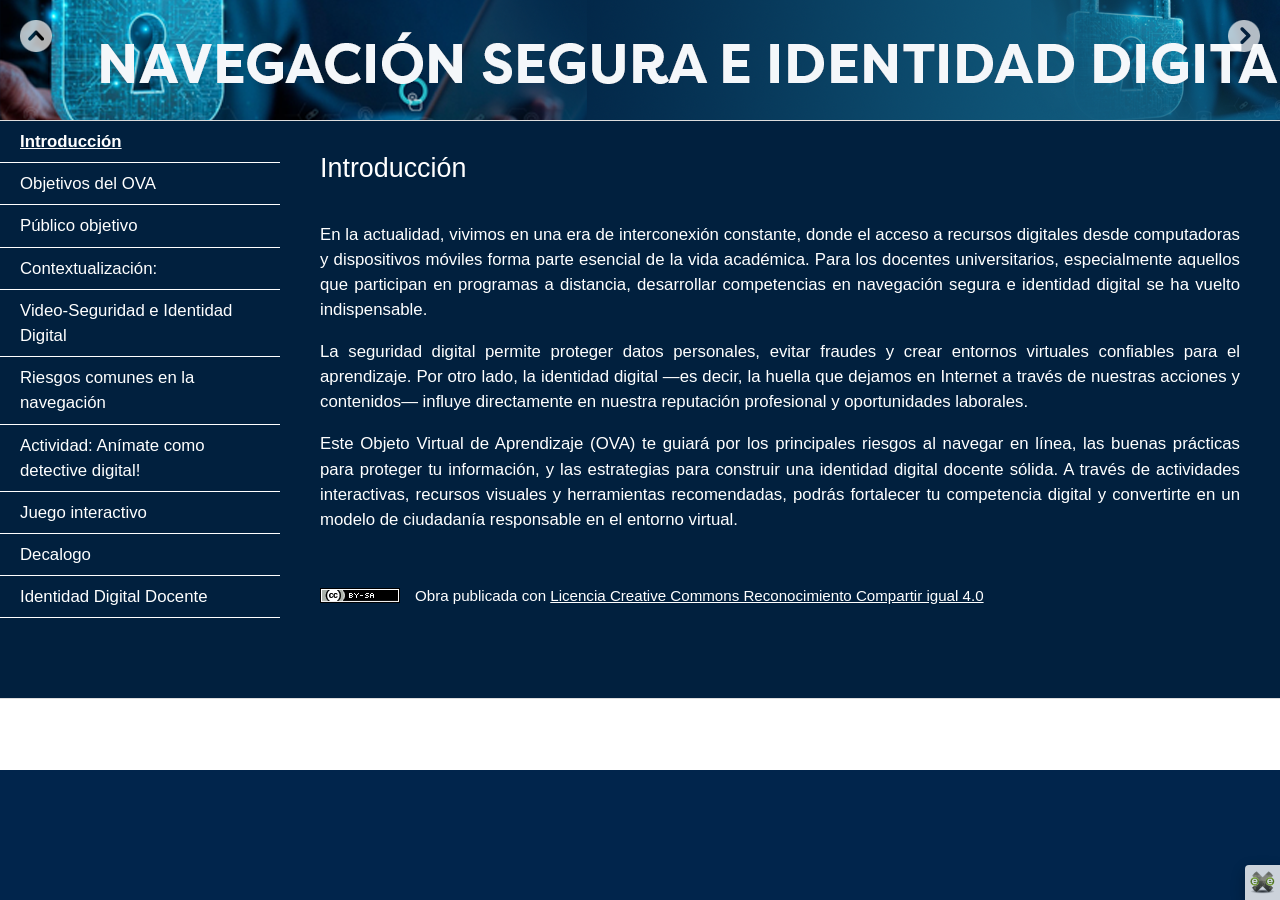
<file: index.html>
<!doctype html>
<html lang="es">
<head>
<link rel="stylesheet" type="text/css" href="base.css" />
<link rel="stylesheet" type="text/css" href="content.css" />
<link rel="stylesheet" type="text/css" href="nav.css" />
<meta http-equiv="content-type" content="text/html;  charset=utf-8" />
<title>NAVEGACION SEGURA </title>
<link rel="shortcut icon" href="favicon.ico" type="image/x-icon" />
<meta name="author" content="Jose Otero, Alberto Julio, Ivan Torres" />
<link rel="license" type="text/html" href="http://creativecommons.org/licenses/by-sa/4.0/" />
<meta name="generator" content="eXeLearning 2.9 - exelearning.net" />
<meta name="description" content="OVA para curso de nivel exploratorio" />
<!--[if lt IE 9]><script type="text/javascript" src="exe_html5.js"></script><![endif]-->
<script type="text/javascript" src="exe_jquery.js"></script>
<script type="text/javascript" src="common_i18n.js"></script>
<script type="text/javascript" src="common.js"></script>
<meta name="viewport" content="width=device-width, initial-scale=1" />
    </head>
<body class="exe-web-site" id="exe-node-0"><script type="text/javascript">document.body.className+=" js"</script>
<div id="content">
<p id="skipNav"><a href="#main" class="sr-av">Saltar la navegación</a></p>
<header id="header" ><div id="headerContent">NAVEGACION SEGURA</div></header>
<nav id="siteNav">
<ul>
   <li id="active"><a href="index.html" class="active daddy main-node">Introducción</a></li>
   <li><a href="objetivos_del_ova.html" class="no-ch">Objetivos del OVA</a></li>
   <li><a href="pblico_objetivo.html" class="no-ch">Público objetivo</a></li>
   <li><a href="contextualizacin.html" class="no-ch">Contextualización:</a></li>
   <li><a href="videoseguridad_e_identidad_digital.html" class="no-ch">Video-Seguridad e Identidad Digital</a></li>
   <li><a href="riesgos_comunes_en_la_navegacin.html" class="no-ch">Riesgos comunes en la navegación</a></li>
   <li><a href="actividad_anmate_como_detective_digital.html" class="no-ch">Actividad: Anímate como detective digital!</a></li>
   <li><a href="juego_interactivo.html" class="no-ch">Juego interactivo</a></li>
   <li><a href="decalogo.html" class="no-ch">Decalogo</a></li>
   <li><a href="identidad_digital_docente.html" class="daddy">Identidad Digital Docente</a>
   <ul class="other-section">
      <li><a href="seccin.html" class="no-ch">Sección</a></li>
   </ul>
   </li>
</ul>
</nav>
<div id='topPagination'>
<nav class="pagination noprt">
<a href="objetivos_del_ova.html" class="next"><span>Siguiente<span> &raquo;</span></span></a>
</nav>
</div>
<div id="main-wrapper">
<section id="main">
<header id="nodeDecoration"><h1 id="nodeTitle">Introducción</h1></header>
<article class="iDevice_wrapper textIdevice" id="id0">
<div class="iDevice emphasis0" >
<div id="ta0_128_2" class="block iDevice_content">
<div class="exe-text"><p style="text-align: justify;"><span style="color: #ffffff;">En la actualidad, vivimos en una era de interconexión constante, donde el acceso a recursos digitales desde computadoras y dispositivos móviles forma parte esencial de la vida académica. Para los docentes universitarios, especialmente aquellos que participan en programas a distancia, desarrollar competencias en navegación segura e identidad digital se ha vuelto indispensable.</span></p>
<p style="text-align: justify;"><span style="color: #ffffff;">La seguridad digital permite proteger datos personales, evitar fraudes y crear entornos virtuales confiables para el aprendizaje. Por otro lado, la identidad digital —es decir, la huella que dejamos en Internet a través de nuestras acciones y contenidos— influye directamente en nuestra reputación profesional y oportunidades laborales.</span></p>
<p style="text-align: justify;"><span style="color: #ffffff;">Este Objeto Virtual de Aprendizaje (OVA) te guiará por los principales riesgos al navegar en línea, las buenas prácticas para proteger tu información, y las estrategias para construir una identidad digital docente sólida. A través de actividades interactivas, recursos visuales y herramientas recomendadas, podrás fortalecer tu competencia digital y convertirte en un modelo de ciudadanía responsable en el entorno virtual.</span></p>
<!--a=1--><!--a=1--><!--a=1--><!--a=1--></div><div class="iDevice_buttons feedback-button js-required"><input type="button" class="feedbackbutton" value="." /></div><div class="feedback js-feedback js-hidden"><p></p>
<!--a=1--><!--a=1--><!--a=1--><!--a=1--></div>
</div>
</div>
</article>
<div id="packageLicense" class="cc cc-by-sa">
<p><span>Obra publicada con</span> <a rel="license" href="http://creativecommons.org/licenses/by-sa/4.0/">Licencia Creative Commons Reconocimiento Compartir igual 4.0</a></p>
</div>
</section>
</div>
<div id='bottomPagination'>
<nav class="pagination noprt">
<a href="objetivos_del_ova.html" class="next"><span>Siguiente<span> &raquo;</span></span></a>
</nav>
</div>
</div>
<p id="made-with-eXe"><a href="https://exelearning.net/" target="_blank" rel="noopener"><span>Creado con eXeLearning<span> (Ventana nueva)</span></span></a></p><script type="text/javascript" src="_style_js.js"></script></body></html>
</file>
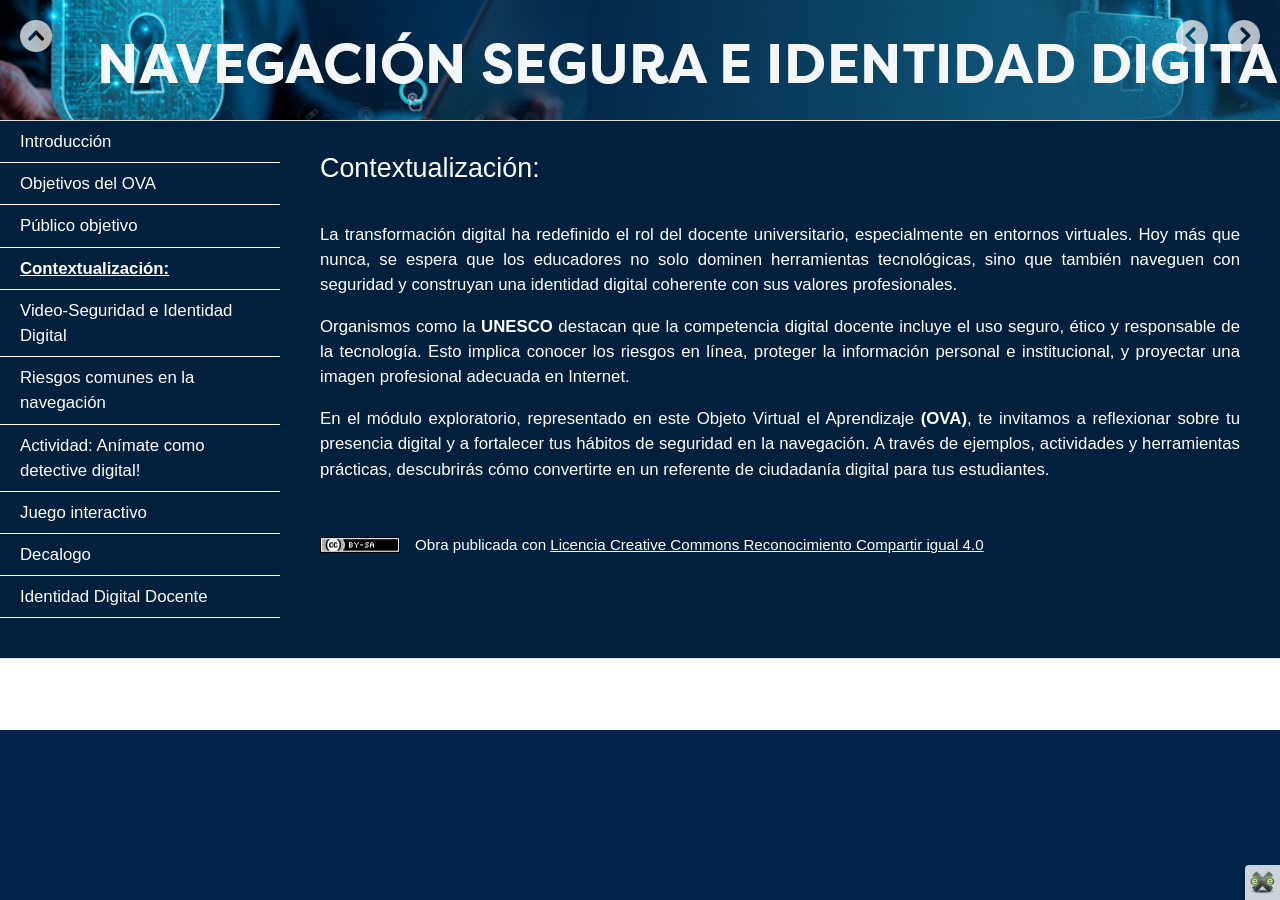
<file: contextualizacin.html>
<!doctype html>
<html lang="es">
<head>
<link rel="stylesheet" type="text/css" href="base.css" />
<link rel="stylesheet" type="text/css" href="content.css" />
<link rel="stylesheet" type="text/css" href="nav.css" />
<meta http-equiv="content-type" content="text/html;  charset=utf-8" />
<title>Contextualización: | NAVEGACION SEGURA </title>
<link rel="shortcut icon" href="favicon.ico" type="image/x-icon" />
<meta name="author" content="Jose Otero, Alberto Julio, Ivan Torres" />
<link rel="license" type="text/html" href="http://creativecommons.org/licenses/by-sa/4.0/" />
<meta name="generator" content="eXeLearning 2.9 - exelearning.net" />
<!--[if lt IE 9]><script type="text/javascript" src="exe_html5.js"></script><![endif]-->
<script type="text/javascript" src="exe_jquery.js"></script>
<script type="text/javascript" src="common_i18n.js"></script>
<script type="text/javascript" src="common.js"></script>
<meta name="viewport" content="width=device-width, initial-scale=1" />
    </head>
<body class="exe-web-site" id="exe-node-3"><script type="text/javascript">document.body.className+=" js"</script>
<div id="content">
<p id="skipNav"><a href="#main" class="sr-av">Saltar la navegación</a></p>
<header id="header" ><div id="headerContent">NAVEGACION SEGURA</div></header>
<nav id="siteNav">
<ul>
   <li><a href="index.html" class="daddy main-node">Introducción</a></li>
   <li><a href="objetivos_del_ova.html" class="no-ch">Objetivos del OVA</a></li>
   <li><a href="pblico_objetivo.html" class="no-ch">Público objetivo</a></li>
   <li id="active"><a href="contextualizacin.html" class="active no-ch">Contextualización:</a></li>
   <li><a href="videoseguridad_e_identidad_digital.html" class="no-ch">Video-Seguridad e Identidad Digital</a></li>
   <li><a href="riesgos_comunes_en_la_navegacin.html" class="no-ch">Riesgos comunes en la navegación</a></li>
   <li><a href="actividad_anmate_como_detective_digital.html" class="no-ch">Actividad: Anímate como detective digital!</a></li>
   <li><a href="juego_interactivo.html" class="no-ch">Juego interactivo</a></li>
   <li><a href="decalogo.html" class="no-ch">Decalogo</a></li>
   <li><a href="identidad_digital_docente.html" class="daddy">Identidad Digital Docente</a>
   <ul class="other-section">
      <li><a href="seccin.html" class="no-ch">Sección</a></li>
   </ul>
   </li>
</ul>
</nav>
<div id='topPagination'>
<nav class="pagination noprt">
<a href="pblico_objetivo.html" class="prev"><span><span>&laquo; </span>Anterior</span></a> <span class="sep">| </span><a href="videoseguridad_e_identidad_digital.html" class="next"><span>Siguiente<span> &raquo;</span></span></a>
</nav>
</div>
<div id="main-wrapper">
<section id="main">
<header id="nodeDecoration"><h1 id="nodeTitle">Contextualización:</h1></header>
<article class="iDevice_wrapper textIdevice" id="id3">
<div class="iDevice emphasis0" >
<div id="ta3_131_2" class="block iDevice_content">
<div class="exe-text"><p style="text-align: justify;"><span style="color: #ffffff;">La transformación digital ha redefinido el rol del docente universitario, especialmente en entornos virtuales. Hoy más que nunca, se espera que los educadores no solo dominen herramientas tecnológicas, sino que también naveguen con seguridad y construyan una identidad digital coherente con sus valores profesionales.</span></p>
<p style="text-align: justify;"><span style="color: #ffffff;">Organismos como la <strong>UNESCO</strong> destacan que la competencia digital docente incluye el uso seguro, ético y responsable de la tecnología. Esto implica conocer los riesgos en línea, proteger la información personal e institucional, y proyectar una imagen profesional adecuada en Internet.</span></p>
<p style="text-align: justify;"><span style="color: #ffffff;">En el módulo exploratorio, representado en este Objeto Virtual el Aprendizaje <strong>(OVA)</strong>, te invitamos a reflexionar sobre tu presencia digital y a fortalecer tus hábitos de seguridad en la navegación. A través de ejemplos, actividades y herramientas prácticas, descubrirás cómo convertirte en un referente de ciudadanía digital para tus estudiantes.</span></p>
<!--a=1--><!--a=1--><!--a=1--><!--a=1--><!--a=1--><!--a=1--></div><div class="iDevice_buttons feedback-button js-required"><input type="button" class="feedbackbutton" value="." /></div><div class="feedback js-feedback js-hidden"><p></p>
<!--a=1--><!--a=1--><!--a=1--><!--a=1--><!--a=1--><!--a=1--></div>
</div>
</div>
</article>
<div id="packageLicense" class="cc cc-by-sa">
<p><span>Obra publicada con</span> <a rel="license" href="http://creativecommons.org/licenses/by-sa/4.0/">Licencia Creative Commons Reconocimiento Compartir igual 4.0</a></p>
</div>
</section>
</div>
<div id='bottomPagination'>
<nav class="pagination noprt">
<a href="pblico_objetivo.html" class="prev"><span><span>&laquo; </span>Anterior</span></a> <span class="sep">| </span><a href="videoseguridad_e_identidad_digital.html" class="next"><span>Siguiente<span> &raquo;</span></span></a>
</nav>
</div>
</div>
<p id="made-with-eXe"><a href="https://exelearning.net/" target="_blank" rel="noopener"><span>Creado con eXeLearning<span> (Ventana nueva)</span></span></a></p><script type="text/javascript" src="_style_js.js"></script></body></html>
</file>
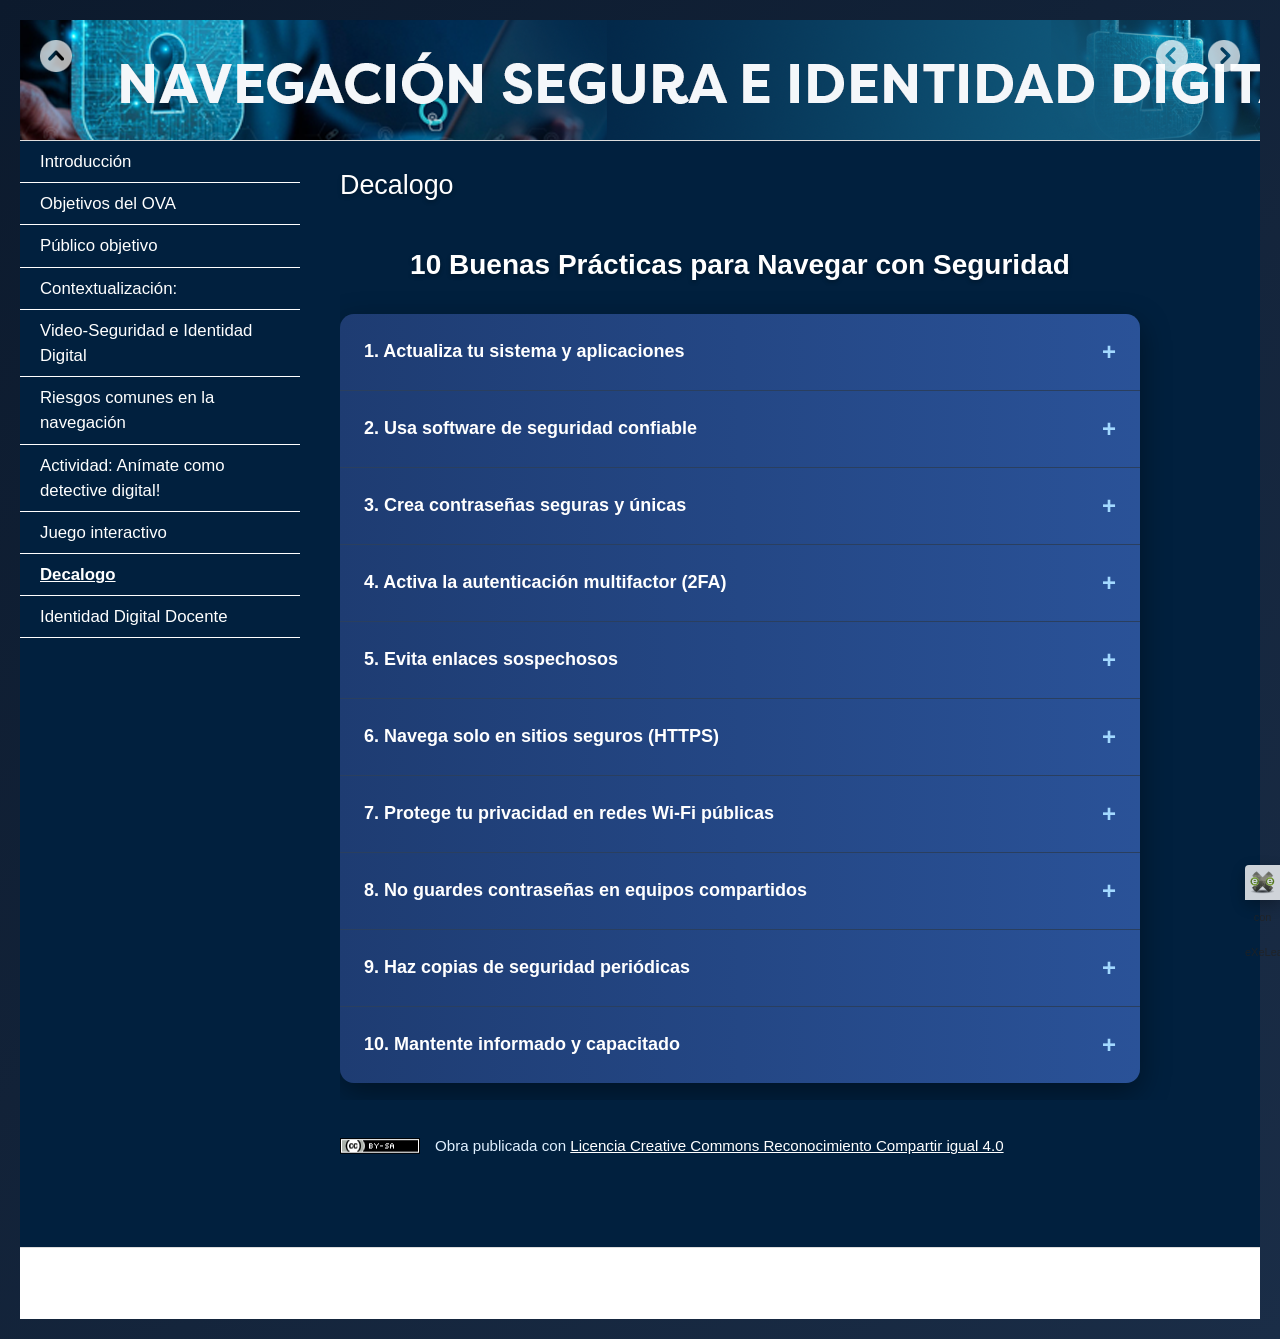
<file: decalogo.html>
<!doctype html>
<html lang="es">
<head>
<link rel="stylesheet" type="text/css" href="base.css" />
<link rel="stylesheet" type="text/css" href="content.css" />
<link rel="stylesheet" type="text/css" href="nav.css" />
<meta http-equiv="content-type" content="text/html;  charset=utf-8" />
<title>Decalogo | NAVEGACION SEGURA </title>
<link rel="shortcut icon" href="favicon.ico" type="image/x-icon" />
<meta name="author" content="Jose Otero, Alberto Julio, Ivan Torres" />
<link rel="license" type="text/html" href="http://creativecommons.org/licenses/by-sa/4.0/" />
<meta name="generator" content="eXeLearning 2.9 - exelearning.net" />
<!--[if lt IE 9]><script type="text/javascript" src="exe_html5.js"></script><![endif]-->
<script type="text/javascript" src="exe_jquery.js"></script>
<script type="text/javascript" src="common_i18n.js"></script>
<script type="text/javascript" src="common.js"></script>
<meta name="viewport" content="width=device-width, initial-scale=1" />
    </head>
<body class="exe-web-site" id="exe-node-6"><script type="text/javascript">document.body.className+=" js"</script>
<div id="content">
<p id="skipNav"><a href="#main" class="sr-av">Saltar la navegación</a></p>
<header id="header" ><div id="headerContent">NAVEGACION SEGURA</div></header>
<nav id="siteNav">
<ul>
   <li><a href="index.html" class="daddy main-node">Introducción</a></li>
   <li><a href="objetivos_del_ova.html" class="no-ch">Objetivos del OVA</a></li>
   <li><a href="pblico_objetivo.html" class="no-ch">Público objetivo</a></li>
   <li><a href="contextualizacin.html" class="no-ch">Contextualización:</a></li>
   <li><a href="videoseguridad_e_identidad_digital.html" class="no-ch">Video-Seguridad e Identidad Digital</a></li>
   <li><a href="riesgos_comunes_en_la_navegacin.html" class="no-ch">Riesgos comunes en la navegación</a></li>
   <li><a href="actividad_anmate_como_detective_digital.html" class="no-ch">Actividad: Anímate como detective digital!</a></li>
   <li><a href="juego_interactivo.html" class="no-ch">Juego interactivo</a></li>
   <li id="active"><a href="decalogo.html" class="active no-ch">Decalogo</a></li>
   <li><a href="identidad_digital_docente.html" class="daddy">Identidad Digital Docente</a>
   <ul class="other-section">
      <li><a href="seccin.html" class="no-ch">Sección</a></li>
   </ul>
   </li>
</ul>
</nav>
<div id='topPagination'>
<nav class="pagination noprt">
<a href="juego_interactivo.html" class="prev"><span><span>&laquo; </span>Anterior</span></a> <span class="sep">| </span><a href="identidad_digital_docente.html" class="next"><span>Siguiente<span> &raquo;</span></span></a>
</nav>
</div>
<div id="main-wrapper">
<section id="main">
<header id="nodeDecoration"><h1 id="nodeTitle">Decalogo</h1></header>
<article class="iDevice_wrapper textIdevice" id="id20">
<div class="iDevice emphasis0" >
<div id="ta20_148_2" class="block iDevice_content">
<div class="exe-text"><style>
        body {
            font-family: 'Segoe UI', Tahoma, Geneva, Verdana, sans-serif;
            background: linear-gradient(135deg, #0c1a2d, #1a2d47);
            margin: 0;
            padding: 20px;
            color: #e0f0ff;
            min-height: 100vh;
            display: flex;
            flex-direction: column;
            align-items: center;
        }

        h1 {
            text-align: center;
            color: #ffffff;
            margin-bottom: 30px;
            font-size: 28px;
            text-shadow: 0 2px 4px rgba(0,0,0,0.3);
            max-width: 800px;
            line-height: 1.3;
        }

        .accordion {
            width: 100%;
            max-width: 800px;
            border-radius: 14px;
            overflow: hidden;
            box-shadow: 0 10px 30px rgba(0, 0, 0, 0.4);
        }

        .accordion-item {
            border-bottom: 1px solid #2a3f5f;
            transition: background-color 0.25s ease;
        }

        .accordion-item:last-child {
            border-bottom: none;
        }

        .accordion-header {
            background: linear-gradient(to right, #1e3c72, #2a5298);
            color: white;
            padding: 20px 24px;
            cursor: pointer;
            font-weight: 600;
            display: flex;
            justify-content: space-between;
            align-items: center;
            position: relative;
            transition: all 0.3s ease;
            font-size: 18px;
        }

        .accordion-header:hover {
            background: linear-gradient(to right, #2a5298, #1e3c72);
            transform: translateY(-2px);
        }

        .accordion-header::after {
            content: '+';
            font-size: 24px;
            font-weight: bold;
            transition: transform 0.3s ease, color 0.3s;
            color: #a3d9ff;
        }

        .accordion-header.active::after {
            content: '−';
            color: #ffffff;
        }

        .accordion-content {
            max-height: 0;
            overflow: hidden;
            background-color: #162945;
            transition: max-height 0.4s cubic-bezier(0.4, 0, 0.2, 1), padding 0.4s ease;
            padding: 0 24px;
            color: #b0d4f1;
            font-size: 16px;
            line-height: 1.6;
        }

        .accordion-content.show {
            padding: 24px;
        }

        .accordion-content p {
            margin: 0;
        }

        /* Animación suave al expandir */
        @keyframes slideDown {
            from { opacity: 0; transform: translateY(-10px); }
            to { opacity: 1; transform: translateY(0); }
        }

        .accordion-content.show p {
            animation: slideDown 0.4s ease forwards;
        }
    </style>
<h1>10 Buenas Prácticas para Navegar con Seguridad</h1>
<div class="accordion" id="decálogo">
<div class="accordion-item">
<div class="accordion-header">1. Actualiza tu sistema y aplicaciones</div>
<div class="accordion-content">
<p>Instala siempre las últimas versiones para corregir vulnerabilidades.</p>
</div>
</div>
<div class="accordion-item">
<div class="accordion-header">2. Usa software de seguridad confiable</div>
<div class="accordion-content">
<p>Antivirus y antimalware activos y actualizados protegen en tiempo real.</p>
</div>
</div>
<div class="accordion-item">
<div class="accordion-header">3. Crea contraseñas seguras y únicas</div>
<div class="accordion-content">
<p>Combina letras, números y símbolos. No repitas claves entre servicios.</p>
</div>
</div>
<div class="accordion-item">
<div class="accordion-header">4. Activa la autenticación multifactor (2FA)</div>
<div class="accordion-content">
<p>Añade una capa extra de seguridad con códigos o aprobaciones desde otro dispositivo.</p>
</div>
</div>
<div class="accordion-item">
<div class="accordion-header">5. Evita enlaces sospechosos</div>
<div class="accordion-content">
<p>No hagas clic en mensajes inesperados. Verifica siempre la fuente.</p>
</div>
</div>
<div class="accordion-item">
<div class="accordion-header">6. Navega solo en sitios seguros (HTTPS)</div>
<div class="accordion-content">
<p>Busca el candado en la barra del navegador antes de ingresar datos.</p>
</div>
</div>
<div class="accordion-item">
<div class="accordion-header">7. Protege tu privacidad en redes Wi-Fi públicas</div>
<div class="accordion-content">
<p>Usa VPN si necesitas conectarte desde redes abiertas.</p>
</div>
</div>
<div class="accordion-item">
<div class="accordion-header">8. No guardes contraseñas en equipos compartidos</div>
<div class="accordion-content">
<p>Cierra sesión y evita dejar rastros en dispositivos públicos.</p>
</div>
</div>
<div class="accordion-item">
<div class="accordion-header">9. Haz copias de seguridad periódicas</div>
<div class="accordion-content">
<p>Guarda tus archivos importantes en discos externos o en la nube.</p>
</div>
</div>
<div class="accordion-item">
<div class="accordion-header">10. Mantente informado y capacitado</div>
<div class="accordion-content">
<p>La ciberseguridad evoluciona. Participa en cursos, lee boletines y comparte buenas prácticas.</p>
</div>
</div>
</div>
<p>
<script>
        document.querySelectorAll('.accordion-header').forEach(header => {
            header.addEventListener('click', function() {
                const isActive = this.classList.contains('active');
                const content = this.nextElementSibling;

                // Close all
                document.querySelectorAll('.accordion-header').forEach(h => {
                    h.classList.remove('active');
                    h.nextElementSibling.classList.remove('show');
                    h.nextElementSibling.style.maxHeight = null;
                });

                // Open current if it wasn't active
                if (!isActive) {
                    this.classList.add('active');
                    content.classList.add('show');
                    // Force reflow to restart animation
                    void content.offsetWidth;
                    content.style.maxHeight = content.scrollHeight + 'px';
                }
            });
        });
    </script>
</p>
<p></p>
<!--a=1--><!----comment node----><!--a=1--></div><div class="iDevice_buttons feedback-button js-required"><input type="button" class="feedbackbutton" value="." /></div><div class="feedback js-feedback js-hidden"><p></p>
<!--a=1--><!--a=1--></div>
</div>
</div>
</article>
<div id="packageLicense" class="cc cc-by-sa">
<p><span>Obra publicada con</span> <a rel="license" href="http://creativecommons.org/licenses/by-sa/4.0/">Licencia Creative Commons Reconocimiento Compartir igual 4.0</a></p>
</div>
</section>
</div>
<div id='bottomPagination'>
<nav class="pagination noprt">
<a href="juego_interactivo.html" class="prev"><span><span>&laquo; </span>Anterior</span></a> <span class="sep">| </span><a href="identidad_digital_docente.html" class="next"><span>Siguiente<span> &raquo;</span></span></a>
</nav>
</div>
</div>
<p id="made-with-eXe"><a href="https://exelearning.net/" target="_blank" rel="noopener"><span>Creado con eXeLearning<span> (Ventana nueva)</span></span></a></p><script type="text/javascript" src="_style_js.js"></script></body></html>
</file>
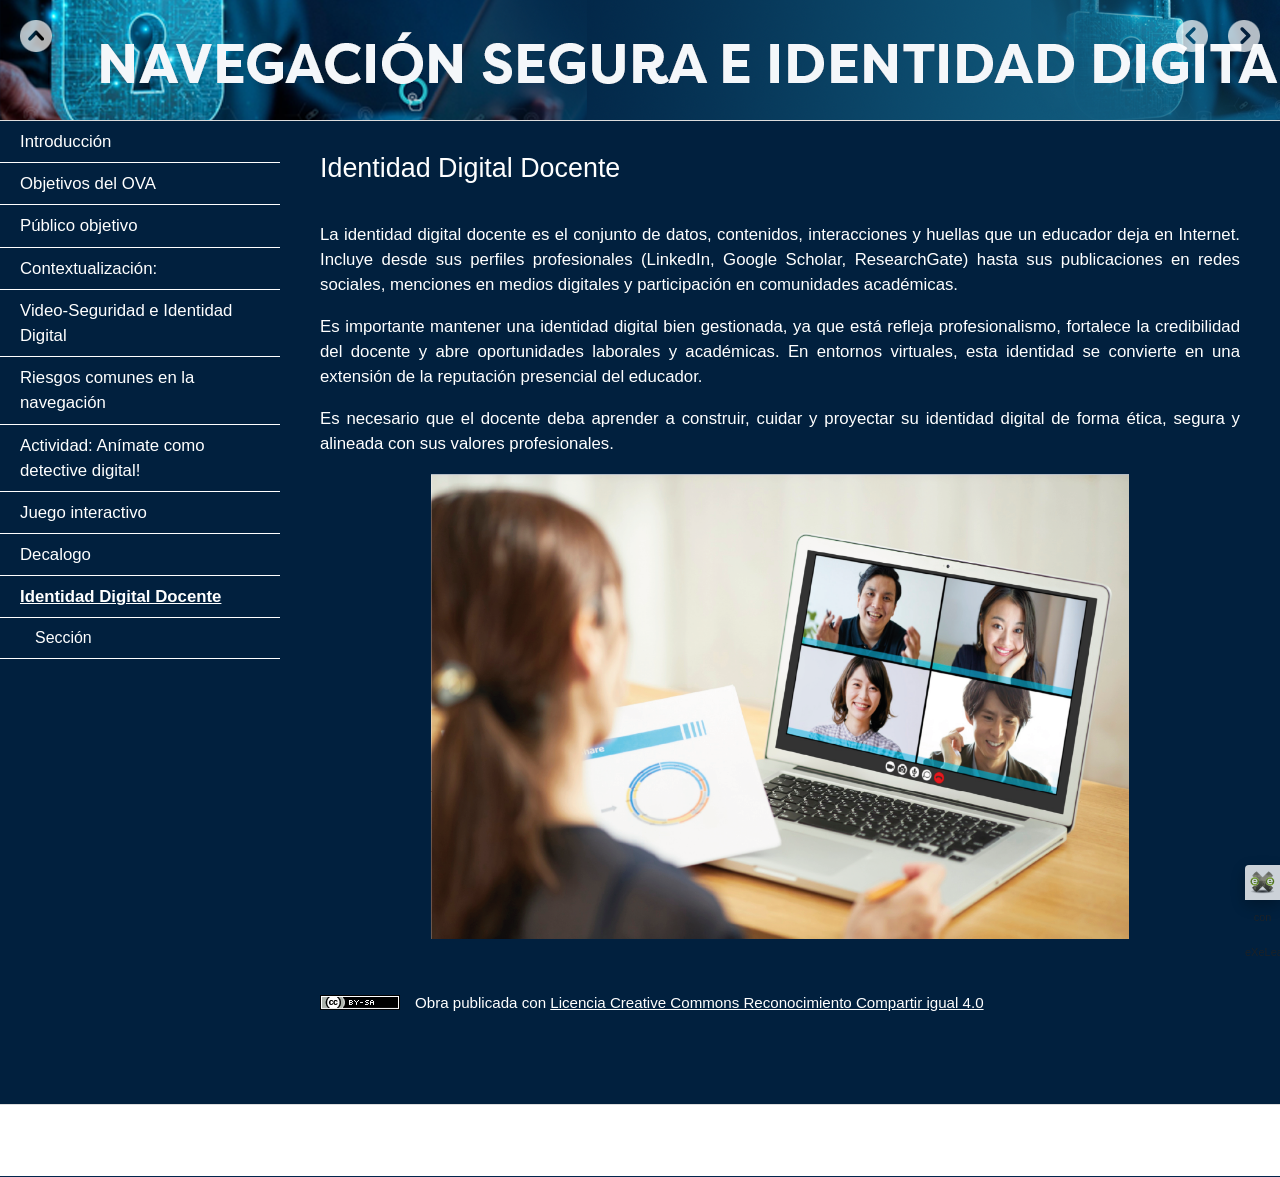
<file: identidad_digital_docente.html>
<!doctype html>
<html lang="es">
<head>
<link rel="stylesheet" type="text/css" href="base.css" />
<link rel="stylesheet" type="text/css" href="content.css" />
<link rel="stylesheet" type="text/css" href="nav.css" />
<meta http-equiv="content-type" content="text/html;  charset=utf-8" />
<title>Identidad Digital Docente | NAVEGACION SEGURA </title>
<link rel="shortcut icon" href="favicon.ico" type="image/x-icon" />
<meta name="author" content="Jose Otero, Alberto Julio, Ivan Torres" />
<link rel="license" type="text/html" href="http://creativecommons.org/licenses/by-sa/4.0/" />
<meta name="generator" content="eXeLearning 2.9 - exelearning.net" />
<!--[if lt IE 9]><script type="text/javascript" src="exe_html5.js"></script><![endif]-->
<script type="text/javascript" src="exe_jquery.js"></script>
<script type="text/javascript" src="common_i18n.js"></script>
<script type="text/javascript" src="common.js"></script>
<meta name="viewport" content="width=device-width, initial-scale=1" />
    </head>
<body class="exe-web-site" id="exe-node-9"><script type="text/javascript">document.body.className+=" js"</script>
<div id="content">
<p id="skipNav"><a href="#main" class="sr-av">Saltar la navegación</a></p>
<header id="header" ><div id="headerContent">NAVEGACION SEGURA</div></header>
<nav id="siteNav">
<ul>
   <li><a href="index.html" class="daddy main-node">Introducción</a></li>
   <li><a href="objetivos_del_ova.html" class="no-ch">Objetivos del OVA</a></li>
   <li><a href="pblico_objetivo.html" class="no-ch">Público objetivo</a></li>
   <li><a href="contextualizacin.html" class="no-ch">Contextualización:</a></li>
   <li><a href="videoseguridad_e_identidad_digital.html" class="no-ch">Video-Seguridad e Identidad Digital</a></li>
   <li><a href="riesgos_comunes_en_la_navegacin.html" class="no-ch">Riesgos comunes en la navegación</a></li>
   <li><a href="actividad_anmate_como_detective_digital.html" class="no-ch">Actividad: Anímate como detective digital!</a></li>
   <li><a href="juego_interactivo.html" class="no-ch">Juego interactivo</a></li>
   <li><a href="decalogo.html" class="no-ch">Decalogo</a></li>
   <li id="active"><a href="identidad_digital_docente.html" class="active daddy">Identidad Digital Docente</a>
   <ul>
      <li><a href="seccin.html" class="no-ch">Sección</a></li>
   </ul>
   </li>
</ul>
</nav>
<div id='topPagination'>
<nav class="pagination noprt">
<a href="decalogo.html" class="prev"><span><span>&laquo; </span>Anterior</span></a> <span class="sep">| </span><a href="seccin.html" class="next"><span>Siguiente<span> &raquo;</span></span></a>
</nav>
</div>
<div id="main-wrapper">
<section id="main">
<header id="nodeDecoration"><h1 id="nodeTitle">Identidad Digital Docente</h1></header>
<article class="iDevice_wrapper textIdevice" id="id29">
<div class="iDevice emphasis0" >
<div id="ta29_128_2" class="block iDevice_content">
<div class="exe-text"><p style="text-align: justify;">La identidad digital docente es el conjunto de datos, contenidos, interacciones y huellas que un educador deja en Internet. Incluye desde sus perfiles profesionales (LinkedIn, Google Scholar, ResearchGate) hasta sus publicaciones en redes sociales, menciones en medios digitales y participación en comunidades académicas.</p>
<p style="text-align: justify;">Es importante mantener una identidad digital bien gestionada, ya que está refleja profesionalismo, fortalece la credibilidad del docente y abre oportunidades laborales y académicas. En entornos virtuales, esta identidad se convierte en una extensión de la reputación presencial del educador.</p>
<p style="text-align: justify;">Es necesario que el docente deba aprender a construir, cuidar y proyectar su identidad digital de forma ética, segura y alineada con sus valores profesionales.</p>
<p><img src="imagen_03_ciber.png" alt="identi" width="698" height="465" style="display: block; margin-left: auto; margin-right: auto;" /></p>
<!--a=1--><!--a=1--><!--a=1--></div><div class="iDevice_buttons feedback-button js-required"><input type="button" class="feedbackbutton" value="." /></div><div class="feedback js-feedback js-hidden"><p></p>
<!--a=1--><!--a=1--><!--a=1--></div>
</div>
</div>
</article>
<div id="packageLicense" class="cc cc-by-sa">
<p><span>Obra publicada con</span> <a rel="license" href="http://creativecommons.org/licenses/by-sa/4.0/">Licencia Creative Commons Reconocimiento Compartir igual 4.0</a></p>
</div>
</section>
</div>
<div id='bottomPagination'>
<nav class="pagination noprt">
<a href="decalogo.html" class="prev"><span><span>&laquo; </span>Anterior</span></a> <span class="sep">| </span><a href="seccin.html" class="next"><span>Siguiente<span> &raquo;</span></span></a>
</nav>
</div>
</div>
<p id="made-with-eXe"><a href="https://exelearning.net/" target="_blank" rel="noopener"><span>Creado con eXeLearning<span> (Ventana nueva)</span></span></a></p><script type="text/javascript" src="_style_js.js"></script></body></html>
</file>
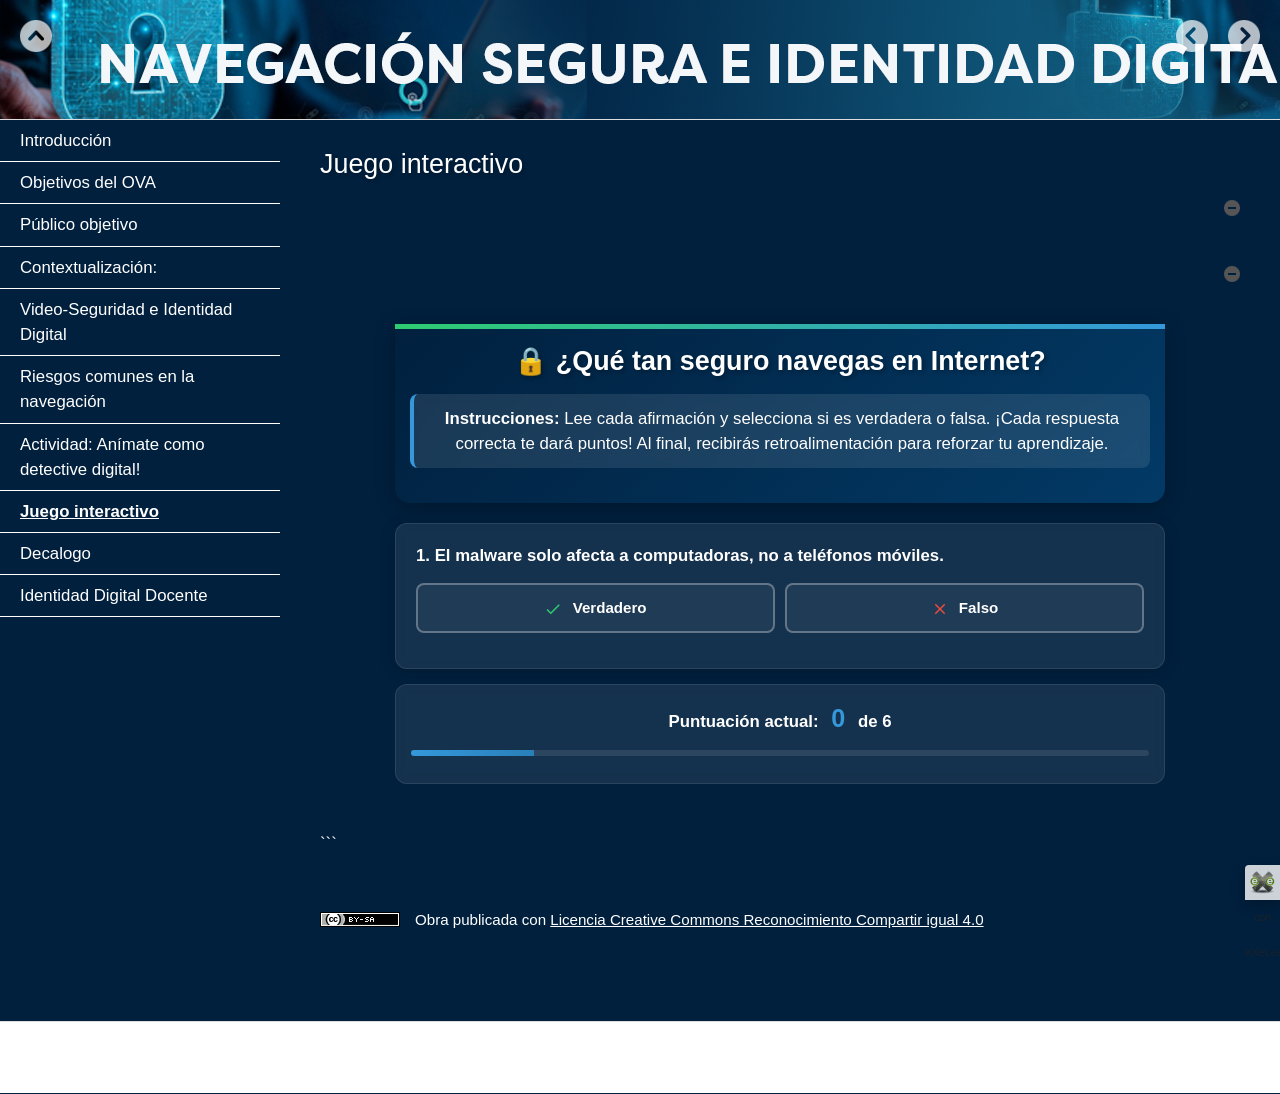
<file: juego_interactivo.html>
<!doctype html>
<html lang="es">
<head>
<link rel="stylesheet" type="text/css" href="base.css" />
<link rel="stylesheet" type="text/css" href="content.css" />
<link rel="stylesheet" type="text/css" href="nav.css" />
<meta http-equiv="content-type" content="text/html;  charset=utf-8" />
<title>Juego interactivo | NAVEGACION SEGURA </title>
<link rel="shortcut icon" href="favicon.ico" type="image/x-icon" />
<meta name="author" content="Jose Otero, Alberto Julio, Ivan Torres" />
<link rel="license" type="text/html" href="http://creativecommons.org/licenses/by-sa/4.0/" />
<meta name="generator" content="eXeLearning 2.9 - exelearning.net" />
<!--[if lt IE 9]><script type="text/javascript" src="exe_html5.js"></script><![endif]-->
<script type="text/javascript" src="exe_jquery.js"></script>
<script type="text/javascript" src="common_i18n.js"></script>
<script type="text/javascript" src="common.js"></script>
<meta name="viewport" content="width=device-width, initial-scale=1" />
    </head>
<body class="exe-web-site" id="exe-node-5"><script type="text/javascript">document.body.className+=" js"</script>
<div id="content">
<p id="skipNav"><a href="#main" class="sr-av">Saltar la navegación</a></p>
<header id="header" ><div id="headerContent">NAVEGACION SEGURA</div></header>
<nav id="siteNav">
<ul>
   <li><a href="index.html" class="daddy main-node">Introducción</a></li>
   <li><a href="objetivos_del_ova.html" class="no-ch">Objetivos del OVA</a></li>
   <li><a href="pblico_objetivo.html" class="no-ch">Público objetivo</a></li>
   <li><a href="contextualizacin.html" class="no-ch">Contextualización:</a></li>
   <li><a href="videoseguridad_e_identidad_digital.html" class="no-ch">Video-Seguridad e Identidad Digital</a></li>
   <li><a href="riesgos_comunes_en_la_navegacin.html" class="no-ch">Riesgos comunes en la navegación</a></li>
   <li><a href="actividad_anmate_como_detective_digital.html" class="no-ch">Actividad: Anímate como detective digital!</a></li>
   <li id="active"><a href="juego_interactivo.html" class="active no-ch">Juego interactivo</a></li>
   <li><a href="decalogo.html" class="no-ch">Decalogo</a></li>
   <li><a href="identidad_digital_docente.html" class="daddy">Identidad Digital Docente</a>
   <ul class="other-section">
      <li><a href="seccin.html" class="no-ch">Sección</a></li>
   </ul>
   </li>
</ul>
</nav>
<div id='topPagination'>
<nav class="pagination noprt">
<a href="actividad_anmate_como_detective_digital.html" class="prev"><span><span>&laquo; </span>Anterior</span></a> <span class="sep">| </span><a href="decalogo.html" class="next"><span>Siguiente<span> &raquo;</span></span></a>
</nav>
</div>
<div id="main-wrapper">
<section id="main">
<header id="nodeDecoration"><h1 id="nodeTitle">Juego interactivo</h1></header>
<article class="iDevice_wrapper textIdevice" id="id26">
<div class="iDevice emphasis0" >
<div id="ta26_154_2" class="block iDevice_content">

</div>
</div>
</article>
<article class="iDevice_wrapper textIdevice" id="id27">
<div class="iDevice emphasis0" >
<div id="ta27_155_2" class="block iDevice_content">
<div class="exe-text"><style>
        * {
            box-sizing: border-box;
            margin: 0;
            padding: 0;
        }
        
        body {
            font-family: 'Segoe UI', Tahoma, Geneva, Verdana, sans-serif;
            max-width: 100%;
            margin: 0 auto;
            padding: 0;
            background-color: #01203e;
            color: white;
            min-height: 100vh;
            overflow-x: hidden;
            -webkit-font-smoothing: antialiased;
            -moz-osx-font-smoothing: grayscale;
        }
        
        .container {
            max-width: 800px;
            margin: 0 auto;
            padding: 15px;
        }
        
        .header {
            background: linear-gradient(135deg, #01203e, #023a66);
            padding: 20px 15px;
            border-radius: 0 0 15px 15px;
            margin-bottom: 20px;
            text-align: center;
            position: relative;
            overflow: hidden;
            box-shadow: 0 4px 20px rgba(0,0,0,0.3);
            z-index: 10;
        }
        
        .header::before {
            content: '';
            position: absolute;
            top: 0;
            left: 0;
            right: 0;
            height: 5px;
            background: linear-gradient(90deg, #2ecc71, #3498db);
        }
        
        h1 {
            color: white;
            font-size: 1.6em;
            margin-bottom: 8px;
            text-shadow: 2px 2px 4px rgba(0,0,0,0.3);
            line-height: 1.3;
        }
        
        .instructions {
            background: rgba(255, 255, 255, 0.1);
            padding: 12px 15px;
            border-radius: 8px;
            margin: 15px 0;
            line-height: 1.5;
            border-left: 4px solid #3498db;
            backdrop-filter: blur(5px);
        }
        
        .question-container {
            background: rgba(255, 255, 255, 0.08);
            padding: 20px;
            border-radius: 12px;
            margin-bottom: 15px;
            box-shadow: 0 3px 15px rgba(0,0,0,0.2);
            transition: transform 0.3s ease;
            backdrop-filter: blur(5px);
            border: 1px solid rgba(255, 255, 255, 0.1);
        }
        
        .question-container:hover {
            transform: translateY(-2px);
        }
        
        .question {
            font-weight: bold;
            margin-bottom: 15px;
            font-size: 1em;
            color: white;
            line-height: 1.4;
        }
        
        .options {
            display: flex;
            gap: 10px;
            margin-bottom: 15px;
            flex-wrap: wrap;
        }
        
        .option {
            padding: 12px 15px;
            border: 2px solid rgba(255, 255, 255, 0.3);
            border-radius: 8px;
            cursor: pointer;
            transition: all 0.3s cubic-bezier(0.4, 0, 0.2, 1);
            flex: 1;
            min-width: 120px;
            text-align: center;
            font-weight: 600;
            position: relative;
            overflow: hidden;
            color: white;
            background: rgba(255, 255, 255, 0.05);
            font-size: 0.9em;
        }
        
        .option:hover {
            background-color: rgba(52, 152, 219, 0.2);
            border-color: #3498db;
            transform: translateY(-2px);
        }
        
        .option.selected {
            background-color: rgba(52, 152, 219, 0.4);
            color: white;
            border-color: #2980b9;
            box-shadow: 0 4px 10px rgba(52, 152, 219, 0.3);
        }
        
        .option.correct {
            background-color: rgba(46, 204, 113, 0.4);
            color: white;
            border-color: #27ae60;
            animation: correctPulse 0.5s ease-in-out;
        }
        
        .option.incorrect {
            background-color: rgba(231, 76, 60, 0.4);
            color: white;
            border-color: #c0392b;
            animation: incorrectPulse 0.5s ease-in-out;
        }
        
        @keyframes correctPulse {
            0% { transform: scale(1); }
            50% { transform: scale(1.05); }
            100% { transform: scale(1); }
        }
        
        @keyframes incorrectPulse {
            0% { transform: scale(1); }
            50% { transform: scale(0.95); }
            100% { transform: scale(1); }
        }
        
        .feedback {
            padding: 12px;
            border-radius: 6px;
            margin-top: 12px;
            display: none;
            animation: fadeIn 0.5s ease-in;
            border-left: 4px solid;
            background: rgba(255, 255, 255, 0.08);
            backdrop-filter: blur(5px);
            font-size: 0.9em;
        }
        
        .feedback.show {
            display: block;
        }
        
        .feedback.correct {
            border-left-color: #2ecc71;
            color: #2ecc71;
        }
        
        .feedback.incorrect {
            border-left-color: #e74c3c;
            color: #e74c3c;
        }
        
        @keyframes fadeIn {
            from { opacity: 0; transform: translateY(10px); }
            to { opacity: 1; transform: translateY(0); }
        }
        
        .score-container {
            text-align: center;
            padding: 15px;
            background: rgba(255, 255, 255, 0.08);
            border-radius: 12px;
            margin: 15px 0;
            font-size: 1em;
            font-weight: bold;
            backdrop-filter: blur(5px);
            border: 1px solid rgba(255, 255, 255, 0.1);
        }
        
        .score-value {
            font-size: 1.5em;
            color: #3498db;
            display: inline-block;
            margin: 0 8px;
            animation: scoreBounce 0.5s ease-in-out;
        }
        
        @keyframes scoreBounce {
            0% { transform: scale(1); }
            50% { transform: scale(1.1); }
            100% { transform: scale(1); }
        }
        
        .btn {
            display: block;
            width: 200px;
            margin: 15px auto;
            padding: 12px;
            background: linear-gradient(135deg, #3498db, #2980b9);
            color: white;
            border: none;
            border-radius: 40px;
            cursor: pointer;
            font-size: 14px;
            font-weight: 600;
            text-align: center;
            transition: all 0.3s cubic-bezier(0.4, 0, 0.2, 1);
            box-shadow: 0 4px 15px rgba(0,0,0,0.3);
        }
        
        .btn:hover {
            transform: translateY(-2px);
            box-shadow: 0 6px 20px rgba(0,0,0,0.4);
        }
        
        .btn:active {
            transform: translateY(0);
        }
        
        .btn:disabled {
            background: linear-gradient(135deg, #6c7a89, #4a5568);
            cursor: not-allowed;
            transform: none;
            box-shadow: none;
        }
        
        .hidden {
            display: none;
        }
        
        .result-container {
            text-align: center;
            padding: 20px;
            background: rgba(255, 255, 255, 0.08);
            border-radius: 12px;
            margin: 15px 0;
            backdrop-filter: blur(5px);
            border: 1px solid rgba(255, 255, 255, 0.1);
        }
        
        .result-title {
            font-size: 1.8em;
            margin-bottom: 12px;
            color: white;
            animation: titlePulse 1s ease-in-out infinite alternate;
        }
        
        @keyframes titlePulse {
            from { transform: scale(1); }
            to { transform: scale(1.05); }
        }
        
        .final-score {
            font-size: 2.2em;
            font-weight: bold;
            color: #3498db;
            margin: 15px 0;
            text-shadow: 2px 2px 4px rgba(0,0,0,0.3);
        }
        
        .summary {
            text-align: left;
            margin: 20px 0;
            padding: 15px;
            background: rgba(255, 255, 255, 0.05);
            border-radius: 8px;
            max-height: 250px;
            overflow-y: auto;
            backdrop-filter: blur(5px);
            border: 1px solid rgba(255, 255, 255, 0.1);
        }
        
        .summary-item {
            margin: 12px 0;
            padding: 12px;
            background: rgba(255, 255, 255, 0.08);
            border-radius: 6px;
            border-left: 5px solid;
            box-shadow: 0 2px 5px rgba(0,0,0,0.1);
            transition: transform 0.2s;
            color: white;
            font-size: 0.9em;
        }
        
        .summary-item:hover {
            transform: translateX(5px);
        }
        
        .summary-correct {
            border-left-color: #2ecc71;
        }
        
        .summary-incorrect {
            border-left-color: #e74c3c;
        }
        
        .progress-bar {
            width: 100%;
            height: 6px;
            background: rgba(255, 255, 255, 0.1);
            border-radius: 3px;
            margin: 12px 0;
            overflow: hidden;
        }
        
        .progress-fill {
            height: 100%;
            background: linear-gradient(90deg, #3498db, #2980b9);
            width: 0%;
            transition: width 0.5s ease;
        }
        
        .celebration {
            position: fixed;
            top: 0;
            left: 0;
            width: 100%;
            height: 100%;
            pointer-events: none;
            z-index: 1000;
            display: none;
        }
        
        .confetti {
            position: absolute;
            width: 8px;
            height: 8px;
            background-color: #f1c40f;
            border-radius: 50%;
            animation: fall 3s linear forwards;
        }
        
        @keyframes fall {
            to {
                transform: translateY(100vh) rotate(360deg);
            }
        }
        
        .icon {
            width: 18px;
            height: 18px;
            margin-right: 6px;
            vertical-align: middle;
        }
        
        .true-icon {
            fill: #2ecc71;
        }
        
        .false-icon {
            fill: #e74c3c;
        }
        
        /* Ajustes para ExeLearning */
        .exelearning-fix {
            width: 100%;
            max-width: 100%;
            margin: 0;
            padding: 0;
        }
        
        /* Responsive adjustments */
        @media (max-width: 768px) {
            .container {
                padding: 10px;
            }
            
            .header {
                padding: 15px 10px;
            }
            
            h1 {
                font-size: 1.4em;
            }
            
            .question {
                font-size: 0.95em;
            }
            
            .option {
                min-width: 100px;
                padding: 10px 12px;
                font-size: 0.85em;
            }
            
            .btn {
                width: 180px;
                font-size: 13px;
            }
            
            .final-score {
                font-size: 1.8em;
            }
            
            .score-value {
                font-size: 1.3em;
            }
        }
        
        @media (max-width: 480px) {
            .container {
                padding: 5px;
            }
            
            .header {
                padding: 12px 8px;
            }
            
            h1 {
                font-size: 1.2em;
            }
            
            .options {
                flex-direction: column;
            }
            
            .option {
                min-width: 100%;
            }
            
            .btn {
                width: 160px;
                font-size: 12px;
            }
            
            .score-value {
                font-size: 1.2em;
            }
        }
    </style>
<div class="container">
<div class="header">
<h1>🔒 ¿Qué tan seguro navegas en Internet?</h1>
<div class="instructions"><strong>Instrucciones:</strong> Lee cada afirmación y selecciona si es verdadera o falsa. ¡Cada respuesta correcta te dará puntos! Al final, recibirás retroalimentación para reforzar tu aprendizaje.</div>
</div>
<div id="quiz-container"><!-- Las preguntas se generarán dinámicamente --></div>
<div id="score-container" class="score-container"><span>Puntuación actual:</span> <span class="score-value" id="current-score">0</span> <span>de</span> <span id="total-questions">0</span>
<div class="progress-bar">
<div class="progress-fill" id="progress-fill"></div>
</div>
</div>
<button id="next-btn" class="btn hidden">Siguiente pregunta →</button> <button id="submit-btn" class="btn hidden">Ver resultados 🏆</button>
<div id="result-container" class="result-container hidden">
<div class="result-title">🎉 ¡Felicidades!</div>
<div class="final-score"><span id="final-score">0</span> de <span id="final-total">0</span></div>
<div id="medal-container" style="margin: 15px 0;"><!-- Medalla se generará dinámicamente --></div>
<p>Has completado el juego "Verdadero o Falso". Aquí está tu resumen:</p>
<div class="summary" id="summary-container"><!-- El resumen se generará dinámicamente --></div>
<button id="restart-btn" class="btn">Jugar de nuevo 🔄</button></div>
<div class="celebration" id="celebration"><!-- Confeti se generará dinámicamente --></div>
</div>
<p>
<script>
        // Datos del juego (basados en la imagen proporcionada)
        const questions = [
            {
                text: "El malware solo afecta a computadoras, no a teléfonos móviles.",
                correctAnswer: "false",
                feedback: "El malware puede infectar cualquier dispositivo conectado a Internet."
            },
            {
                text: "El phishing puede llegar por correo electrónico, SMS o redes sociales.",
                correctAnswer: "true",
                feedback: "Los ciberdelincuentes usan múltiples canales para engañar."
            },
            {
                text: "Si una página tiene el candado HTTPS, siempre es segura.",
                correctAnswer: "false",
                feedback: "Aunque HTTPS indica cifrado, algunos sitios fraudulentos también lo usan."
            },
            {
                text: "Compartir contraseñas con colegas es una práctica segura.",
                correctAnswer: "false",
                feedback: "Las contraseñas deben ser personales y nunca compartidas."
            },
            {
                text: "El ciberacoso solo afecta a estudiantes, no a docentes.",
                correctAnswer: "false",
                feedback: "Docentes también pueden ser víctimas de acoso digital."
            },
            {
                text: "La ingeniería social se basa en manipular emociones para obtener datos.",
                correctAnswer: "true",
                feedback: "Es una técnica psicológica que explota la confianza o el miedo."
            }
        ];

        // Variables del estado del juego
        let currentQuestionIndex = 0;
        let score = 0;
        let userAnswers = [];
        let quizContainer = document.getElementById('quiz-container');
        let nextBtn = document.getElementById('next-btn');
        let submitBtn = document.getElementById('submit-btn');
        let scoreContainer = document.getElementById('score-container');
        let resultContainer = document.getElementById('result-container');
        let restartBtn = document.getElementById('restart-btn');
        let celebration = document.getElementById('celebration');
        let currentScoreElement = document.getElementById('current-score');
        let totalQuestionsElement = document.getElementById('total-questions');
        let finalScoreElement = document.getElementById('final-score');
        let finalTotalElement = document.getElementById('final-total');
        let summaryContainer = document.getElementById('summary-container');
        let progressFill = document.getElementById('progress-fill');
        let medalContainer = document.getElementById('medal-container');

        // Inicializar el juego
        function initQuiz() {
            currentQuestionIndex = 0;
            score = 0;
            userAnswers = [];
            renderQuestion();
            updateScoreDisplay();
            
            // Mostrar elementos necesarios
            quizContainer.classList.remove('hidden');
            scoreContainer.classList.remove('hidden');
            nextBtn.classList.add('hidden');
            submitBtn.classList.add('hidden');
            resultContainer.classList.add('hidden');
            celebration.style.display = 'none';
        }

        // Renderizar la pregunta actual
        function renderQuestion() {
            const question = questions[currentQuestionIndex];
            const questionNumber = currentQuestionIndex + 1;
            
            let questionHTML = `
                <div class="question-container">
                    <div class="question">${questionNumber}. ${question.text}</div>
                    <div class="options">
                        <div class="option" data-answer="true">
                            <svg class="icon true-icon" width="18" height="18" viewBox="0 0 24 24">
                                <path d="M9 16.17L4.83 12l-1.42 1.41L9 19 21 7l-1.41-1.41z"></path>
                            </svg>
                            Verdadero
                        </div>
                        <div class="option" data-answer="false">
                            <svg class="icon false-icon" width="18" height="18" viewBox="0 0 24 24">
                                <path d="M19 6.41L17.59 5 12 10.59 6.41 5 5 6.41 10.59 12 5 17.59 6.41 19 12 13.41 17.59 19 19 17.59 13.41 12z"></path>
                            </svg>
                            Falso
                        </div>
                    </div>
                    <div class="feedback" id="feedback-${currentQuestionIndex}"></div>
                </div>
            `;
            
            quizContainer.innerHTML = questionHTML;
            
            // Añadir eventos a las opciones
            const options = document.querySelectorAll('.option');
            options.forEach(option => {
                option.addEventListener('click', () => selectAnswer(option));
            });
        }

        // Seleccionar respuesta
        function selectAnswer(selectedOption) {
            // Limpiar selecciones anteriores
            const options = document.querySelectorAll('.option');
            options.forEach(option => {
                option.classList.remove('selected');
                option.classList.remove('correct');
                option.classList.remove('incorrect');
            });
            
            // Marcar opción seleccionada
            selectedOption.classList.add('selected');
            
            // Obtener respuesta del usuario
            const userAnswer = selectedOption.dataset.answer;
            userAnswers[currentQuestionIndex] = userAnswer;
            
            // Mostrar retroalimentación inmediatamente
            showFeedback(currentQuestionIndex, userAnswer);
            
            // Habilitar botón siguiente
            if (currentQuestionIndex < questions.length - 1) {
                nextBtn.classList.remove('hidden');
                submitBtn.classList.add('hidden');
            } else {
                nextBtn.classList.add('hidden');
                submitBtn.classList.remove('hidden');
            }
        }

        // Mostrar retroalimentación
        function showFeedback(questionIndex, userAnswer) {
            const question = questions[questionIndex];
            const feedbackElement = document.getElementById(`feedback-${questionIndex}`);
            const isCorrect = userAnswer === question.correctAnswer;
            
            // Actualizar puntuación si es correcto
            if (isCorrect) {
                score++;
                updateScoreDisplay();
                
                // Animación de celebración si es correcto
                if (userAnswer !== undefined) {
                    animateScoreIncrease();
                }
            }
            
            // Mostrar retroalimentación
            feedbackElement.textContent = question.feedback;
            feedbackElement.className = `feedback ${isCorrect ? 'correct' : 'incorrect'} show`;
            
            // Resaltar opciones correctas e incorrectas
            const options = document.querySelectorAll('.option');
            options.forEach(option => {
                const answer = option.dataset.answer;
                if (answer === question.correctAnswer) {
                    option.classList.add('correct');
                } else if (answer === userAnswer && answer !== question.correctAnswer) {
                    option.classList.add('incorrect');
                }
            });
            
            // Si es correcto, mostrar animación de confeti
            if (isCorrect) {
                createConfetti();
            }
        }

        // Animar aumento de puntuación
        function animateScoreIncrease() {
            currentScoreElement.style.animation = 'none';
            setTimeout(() => {
                currentScoreElement.style.animation = 'scoreBounce 0.5s ease-in-out';
            }, 10);
        }

        // Crear confeti
        function createConfetti() {
            celebration.style.display = 'block';
            celebration.innerHTML = '';
            
            for (let i = 0; i < 50; i++) {
                const confetti = document.createElement('div');
                confetti.className = 'confetti';
                confetti.style.left = Math.random() * 100 + '%';
                confetti.style.backgroundColor = getRandomColor();
                confetti.style.animationDuration = (Math.random() * 2 + 2) + 's';
                confetti.style.animationDelay = Math.random() * 2 + 's';
                celebration.appendChild(confetti);
            }
            
            // Ocultar confeti después de 3 segundos
            setTimeout(() => {
                celebration.style.display = 'none';
            }, 3000);
        }

        // Obtener color aleatorio para confeti
        function getRandomColor() {
            const colors = ['#f1c40f', '#e74c3c', '#3498db', '#2ecc71', '#9b59b6', '#1abc9c'];
            return colors[Math.floor(Math.random() * colors.length)];
        }

        // Actualizar la visualización de la puntuación
        function updateScoreDisplay() {
            currentScoreElement.textContent = score;
            totalQuestionsElement.textContent = questions.length;
            
            // Actualizar barra de progreso
            const progressPercentage = (currentQuestionIndex + 1) / questions.length * 100;
            progressFill.style.width = progressPercentage + '%';
        }

        // Manejar evento de siguiente pregunta
        nextBtn.addEventListener('click', () => {
            currentQuestionIndex++;
            renderQuestion();
            nextBtn.classList.add('hidden');
            submitBtn.classList.add('hidden');
        });

        // Manejar evento de enviar respuestas
        submitBtn.addEventListener('click', showResults);

        // Mostrar resultados finales
        function showResults() {
            // Actualizar puntuación final
            finalScoreElement.textContent = score;
            finalTotalElement.textContent = questions.length;
            
            // Generar medalla según puntuación
            generateMedal(score, questions.length);
            
            // Generar resumen
            summaryContainer.innerHTML = '';
            questions.forEach((question, index) => {
                const userAnswer = userAnswers[index];
                const isCorrect = userAnswer === question.correctAnswer;
                
                const summaryItem = document.createElement('div');
                summaryItem.className = `summary-item ${isCorrect ? 'summary-correct' : 'summary-incorrect'}`;
                
                summaryItem.innerHTML = `
                    <strong>${isCorrect ? '✅' : '❌'} Pregunta ${index + 1}:</strong> ${question.text}<br>
                    <strong>Tu respuesta:</strong> ${userAnswer === 'true' ? 'Verdadero' : 'Falso'}<br>
                    <strong>Respuesta correcta:</strong> ${question.correctAnswer === 'true' ? 'Verdadero' : 'Falso'}<br>
                    <strong>Retroalimentación:</strong> ${question.feedback}
                `;
                
                summaryContainer.appendChild(summaryItem);
            });
            
            // Mostrar resultados
            quizContainer.classList.add('hidden');
            scoreContainer.classList.add('hidden');
            nextBtn.classList.add('hidden');
            submitBtn.classList.add('hidden');
            resultContainer.classList.remove('hidden');
        }

        // Generar medalla según puntuación
        function generateMedal(score, total) {
            const percentage = (score / total) * 100;
            let medalHTML = '';
            
            if (percentage >= 90) {
                medalHTML = `
                    <div style="font-size: 2.5em; color: #FFD700; margin: 8px 0;">🥇</div>
                    <div style="font-size: 0.9em; font-weight: bold; color: white;">¡Excelente! Eres un experto en seguridad digital</div>
                `;
            } else if (percentage >= 70) {
                medalHTML = `
                    <div style="font-size: 2.5em; color: #C0C0C0; margin: 8px 0;">🥈</div>
                    <div style="font-size: 0.9em; font-weight: bold; color: white;">¡Muy bien! Tienes buen conocimiento de seguridad</div>
                `;
            } else if (percentage >= 50) {
                medalHTML = `
                    <div style="font-size: 2.5em; color: #CD7F32; margin: 8px 0;">🥉</div>
                    <div style="font-size: 0.9em; font-weight: bold; color: white;">¡Bien hecho! Sigue aprendiendo sobre seguridad digital</div>
                `;
            } else {
                medalHTML = `
                    <div style="font-size: 2.5em; color: #808080; margin: 8px 0;">📚</div>
                    <div style="font-size: 0.9em; font-weight: bold; color: white;">¡Sigue practicando! La seguridad digital es importante</div>
                `;
            }
            
            medalContainer.innerHTML = medalHTML;
        }

        // Reiniciar juego
        restartBtn.addEventListener('click', initQuiz);

        // Iniciar el juego cuando cargue la página
        window.onload = initQuiz;
    </script>
```</p>
<p></p>
<!--a=1--><!----comment node----><!--a=1--><!----comment node----><!--a=1--><!----comment node----><!--a=1--></div><div class="iDevice_buttons feedback-button js-required"><input type="button" class="feedbackbutton" value="." /></div><div class="feedback js-feedback js-hidden"><p></p>
<!--a=1--><!--a=1--><!--a=1--><!--a=1--></div>
</div>
</div>
</article>
<div id="packageLicense" class="cc cc-by-sa">
<p><span>Obra publicada con</span> <a rel="license" href="http://creativecommons.org/licenses/by-sa/4.0/">Licencia Creative Commons Reconocimiento Compartir igual 4.0</a></p>
</div>
</section>
</div>
<div id='bottomPagination'>
<nav class="pagination noprt">
<a href="actividad_anmate_como_detective_digital.html" class="prev"><span><span>&laquo; </span>Anterior</span></a> <span class="sep">| </span><a href="decalogo.html" class="next"><span>Siguiente<span> &raquo;</span></span></a>
</nav>
</div>
</div>
<p id="made-with-eXe"><a href="https://exelearning.net/" target="_blank" rel="noopener"><span>Creado con eXeLearning<span> (Ventana nueva)</span></span></a></p><script type="text/javascript" src="_style_js.js"></script></body></html>
</file>
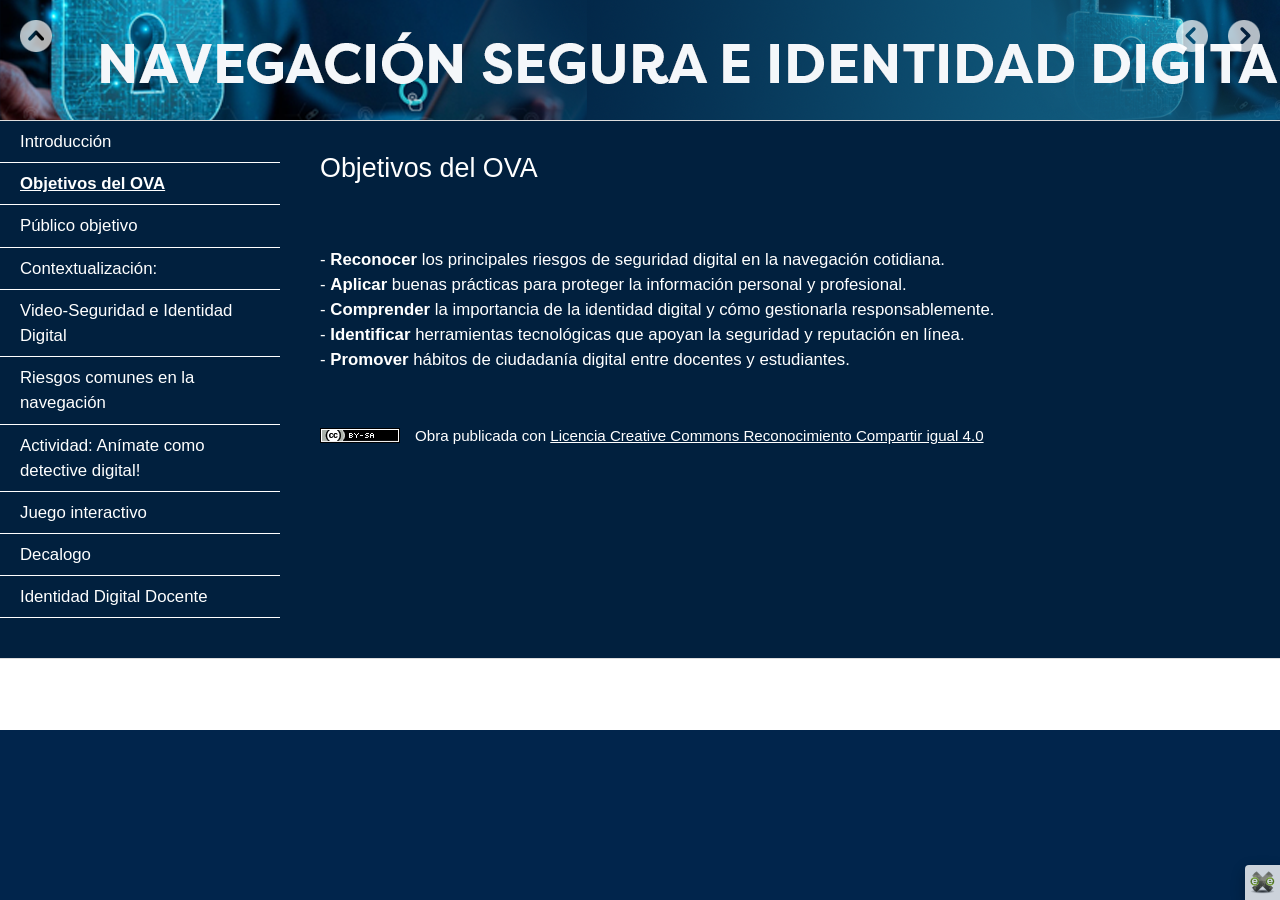
<file: objetivos_del_ova.html>
<!doctype html>
<html lang="es">
<head>
<link rel="stylesheet" type="text/css" href="base.css" />
<link rel="stylesheet" type="text/css" href="content.css" />
<link rel="stylesheet" type="text/css" href="nav.css" />
<meta http-equiv="content-type" content="text/html;  charset=utf-8" />
<title>Objetivos del OVA | NAVEGACION SEGURA </title>
<link rel="shortcut icon" href="favicon.ico" type="image/x-icon" />
<meta name="author" content="Jose Otero, Alberto Julio, Ivan Torres" />
<link rel="license" type="text/html" href="http://creativecommons.org/licenses/by-sa/4.0/" />
<meta name="generator" content="eXeLearning 2.9 - exelearning.net" />
<!--[if lt IE 9]><script type="text/javascript" src="exe_html5.js"></script><![endif]-->
<script type="text/javascript" src="exe_jquery.js"></script>
<script type="text/javascript" src="common_i18n.js"></script>
<script type="text/javascript" src="common.js"></script>
<meta name="viewport" content="width=device-width, initial-scale=1" />
    </head>
<body class="exe-web-site" id="exe-node-1"><script type="text/javascript">document.body.className+=" js"</script>
<div id="content">
<p id="skipNav"><a href="#main" class="sr-av">Saltar la navegación</a></p>
<header id="header" ><div id="headerContent">NAVEGACION SEGURA</div></header>
<nav id="siteNav">
<ul>
   <li><a href="index.html" class="daddy main-node">Introducción</a></li>
   <li id="active"><a href="objetivos_del_ova.html" class="active no-ch">Objetivos del OVA</a></li>
   <li><a href="pblico_objetivo.html" class="no-ch">Público objetivo</a></li>
   <li><a href="contextualizacin.html" class="no-ch">Contextualización:</a></li>
   <li><a href="videoseguridad_e_identidad_digital.html" class="no-ch">Video-Seguridad e Identidad Digital</a></li>
   <li><a href="riesgos_comunes_en_la_navegacin.html" class="no-ch">Riesgos comunes en la navegación</a></li>
   <li><a href="actividad_anmate_como_detective_digital.html" class="no-ch">Actividad: Anímate como detective digital!</a></li>
   <li><a href="juego_interactivo.html" class="no-ch">Juego interactivo</a></li>
   <li><a href="decalogo.html" class="no-ch">Decalogo</a></li>
   <li><a href="identidad_digital_docente.html" class="daddy">Identidad Digital Docente</a>
   <ul class="other-section">
      <li><a href="seccin.html" class="no-ch">Sección</a></li>
   </ul>
   </li>
</ul>
</nav>
<div id='topPagination'>
<nav class="pagination noprt">
<a href="index.html" class="prev"><span><span>&laquo; </span>Anterior</span></a> <span class="sep">| </span><a href="pblico_objetivo.html" class="next"><span>Siguiente<span> &raquo;</span></span></a>
</nav>
</div>
<div id="main-wrapper">
<section id="main">
<header id="nodeDecoration"><h1 id="nodeTitle">Objetivos del OVA</h1></header>
<article class="iDevice_wrapper textIdevice" id="id1">
<div class="iDevice emphasis0" >
<div id="ta1_129_2" class="block iDevice_content">
<div class="exe-text"><p><br /><span style="color: #ffffff;">- <strong>Reconocer</strong> los principales riesgos de seguridad digital en la navegación cotidiana.</span><br /><span style="color: #ffffff;">- <strong>Aplicar</strong> buenas prácticas para proteger la información personal y profesional.</span><br /><span style="color: #ffffff;">- <strong>Comprender</strong> la importancia de la identidad digital y cómo gestionarla responsablemente.</span><br /><span style="color: #ffffff;">- <strong>Identificar</strong> herramientas tecnológicas que apoyan la seguridad y reputación en línea.</span><br /><span style="color: #ffffff;">- <strong>Promover</strong> hábitos de ciudadanía digital entre docentes y estudiantes.</span></p>
<!--a=1--><!--a=1--><!--a=1--><!--a=1--><!--a=1--><!--a=1--></div><div class="iDevice_buttons feedback-button js-required"><input type="button" class="feedbackbutton" value="." /></div><div class="feedback js-feedback js-hidden"><p></p>
<!--a=1--><!--a=1--><!--a=1--><!--a=1--><!--a=1--><!--a=1--></div>
</div>
</div>
</article>
<div id="packageLicense" class="cc cc-by-sa">
<p><span>Obra publicada con</span> <a rel="license" href="http://creativecommons.org/licenses/by-sa/4.0/">Licencia Creative Commons Reconocimiento Compartir igual 4.0</a></p>
</div>
</section>
</div>
<div id='bottomPagination'>
<nav class="pagination noprt">
<a href="index.html" class="prev"><span><span>&laquo; </span>Anterior</span></a> <span class="sep">| </span><a href="pblico_objetivo.html" class="next"><span>Siguiente<span> &raquo;</span></span></a>
</nav>
</div>
</div>
<p id="made-with-eXe"><a href="https://exelearning.net/" target="_blank" rel="noopener"><span>Creado con eXeLearning<span> (Ventana nueva)</span></span></a></p><script type="text/javascript" src="_style_js.js"></script></body></html>
</file>
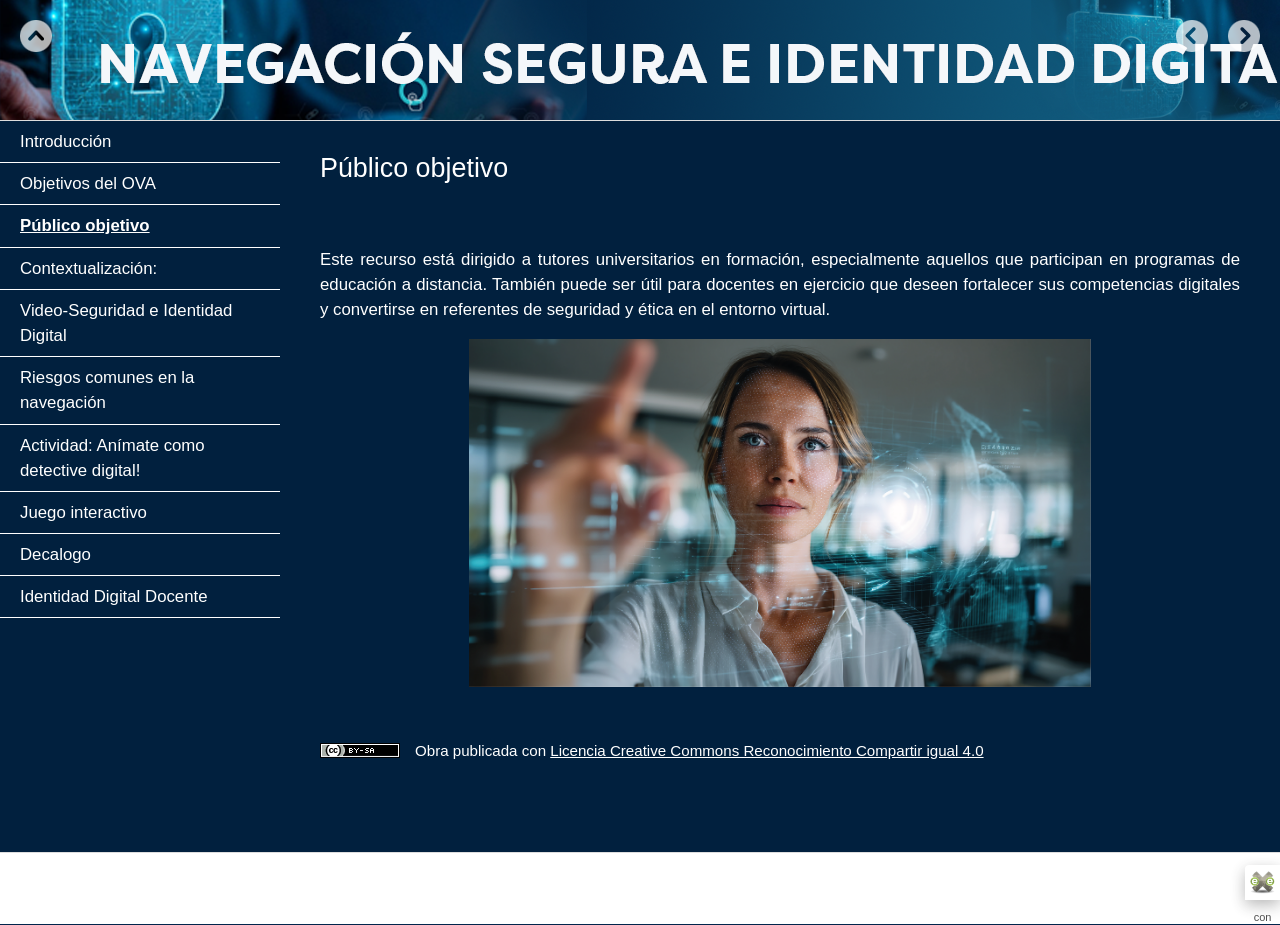
<file: pblico_objetivo.html>
<!doctype html>
<html lang="es">
<head>
<link rel="stylesheet" type="text/css" href="base.css" />
<link rel="stylesheet" type="text/css" href="content.css" />
<link rel="stylesheet" type="text/css" href="nav.css" />
<meta http-equiv="content-type" content="text/html;  charset=utf-8" />
<title>Público objetivo | NAVEGACION SEGURA </title>
<link rel="shortcut icon" href="favicon.ico" type="image/x-icon" />
<meta name="author" content="Jose Otero, Alberto Julio, Ivan Torres" />
<link rel="license" type="text/html" href="http://creativecommons.org/licenses/by-sa/4.0/" />
<meta name="generator" content="eXeLearning 2.9 - exelearning.net" />
<!--[if lt IE 9]><script type="text/javascript" src="exe_html5.js"></script><![endif]-->
<script type="text/javascript" src="exe_jquery.js"></script>
<script type="text/javascript" src="common_i18n.js"></script>
<script type="text/javascript" src="common.js"></script>
<meta name="viewport" content="width=device-width, initial-scale=1" />
    </head>
<body class="exe-web-site" id="exe-node-2"><script type="text/javascript">document.body.className+=" js"</script>
<div id="content">
<p id="skipNav"><a href="#main" class="sr-av">Saltar la navegación</a></p>
<header id="header" ><div id="headerContent">NAVEGACION SEGURA</div></header>
<nav id="siteNav">
<ul>
   <li><a href="index.html" class="daddy main-node">Introducción</a></li>
   <li><a href="objetivos_del_ova.html" class="no-ch">Objetivos del OVA</a></li>
   <li id="active"><a href="pblico_objetivo.html" class="active no-ch">Público objetivo</a></li>
   <li><a href="contextualizacin.html" class="no-ch">Contextualización:</a></li>
   <li><a href="videoseguridad_e_identidad_digital.html" class="no-ch">Video-Seguridad e Identidad Digital</a></li>
   <li><a href="riesgos_comunes_en_la_navegacin.html" class="no-ch">Riesgos comunes en la navegación</a></li>
   <li><a href="actividad_anmate_como_detective_digital.html" class="no-ch">Actividad: Anímate como detective digital!</a></li>
   <li><a href="juego_interactivo.html" class="no-ch">Juego interactivo</a></li>
   <li><a href="decalogo.html" class="no-ch">Decalogo</a></li>
   <li><a href="identidad_digital_docente.html" class="daddy">Identidad Digital Docente</a>
   <ul class="other-section">
      <li><a href="seccin.html" class="no-ch">Sección</a></li>
   </ul>
   </li>
</ul>
</nav>
<div id='topPagination'>
<nav class="pagination noprt">
<a href="objetivos_del_ova.html" class="prev"><span><span>&laquo; </span>Anterior</span></a> <span class="sep">| </span><a href="contextualizacin.html" class="next"><span>Siguiente<span> &raquo;</span></span></a>
</nav>
</div>
<div id="main-wrapper">
<section id="main">
<header id="nodeDecoration"><h1 id="nodeTitle">Público objetivo</h1></header>
<article class="iDevice_wrapper textIdevice" id="id2">
<div class="iDevice emphasis0" >
<div id="ta2_130_2" class="block iDevice_content">
<div class="exe-text"><p style="text-align: justify;"><br /><span style="color: #ffffff;">Este recurso está dirigido a tutores universitarios en formación, especialmente aquellos que participan en programas de educación a distancia. También puede ser útil para docentes en ejercicio que deseen fortalecer sus competencias digitales y convertirse en referentes de seguridad y ética en el entorno virtual.</span></p>
<p><span style="color: #ffffff;"><img src="imagen_02_ciber.png" alt="ciber" width="622" height="348" style="display: block; margin-left: auto; margin-right: auto;" /></span></p>
<!--a=1--><!--a=1--><!--a=1--><!--a=1--><!--a=1--><!--a=1--><!--a=1--><!--a=1--></div><div class="iDevice_buttons feedback-button js-required"><input type="button" class="feedbackbutton" value="." /></div><div class="feedback js-feedback js-hidden"><p></p>
<!--a=1--><!--a=1--><!--a=1--><!--a=1--><!--a=1--><!--a=1--><!--a=1--><!--a=1--></div>
</div>
</div>
</article>
<div id="packageLicense" class="cc cc-by-sa">
<p><span>Obra publicada con</span> <a rel="license" href="http://creativecommons.org/licenses/by-sa/4.0/">Licencia Creative Commons Reconocimiento Compartir igual 4.0</a></p>
</div>
</section>
</div>
<div id='bottomPagination'>
<nav class="pagination noprt">
<a href="objetivos_del_ova.html" class="prev"><span><span>&laquo; </span>Anterior</span></a> <span class="sep">| </span><a href="contextualizacin.html" class="next"><span>Siguiente<span> &raquo;</span></span></a>
</nav>
</div>
</div>
<p id="made-with-eXe"><a href="https://exelearning.net/" target="_blank" rel="noopener"><span>Creado con eXeLearning<span> (Ventana nueva)</span></span></a></p><script type="text/javascript" src="_style_js.js"></script></body></html>
</file>
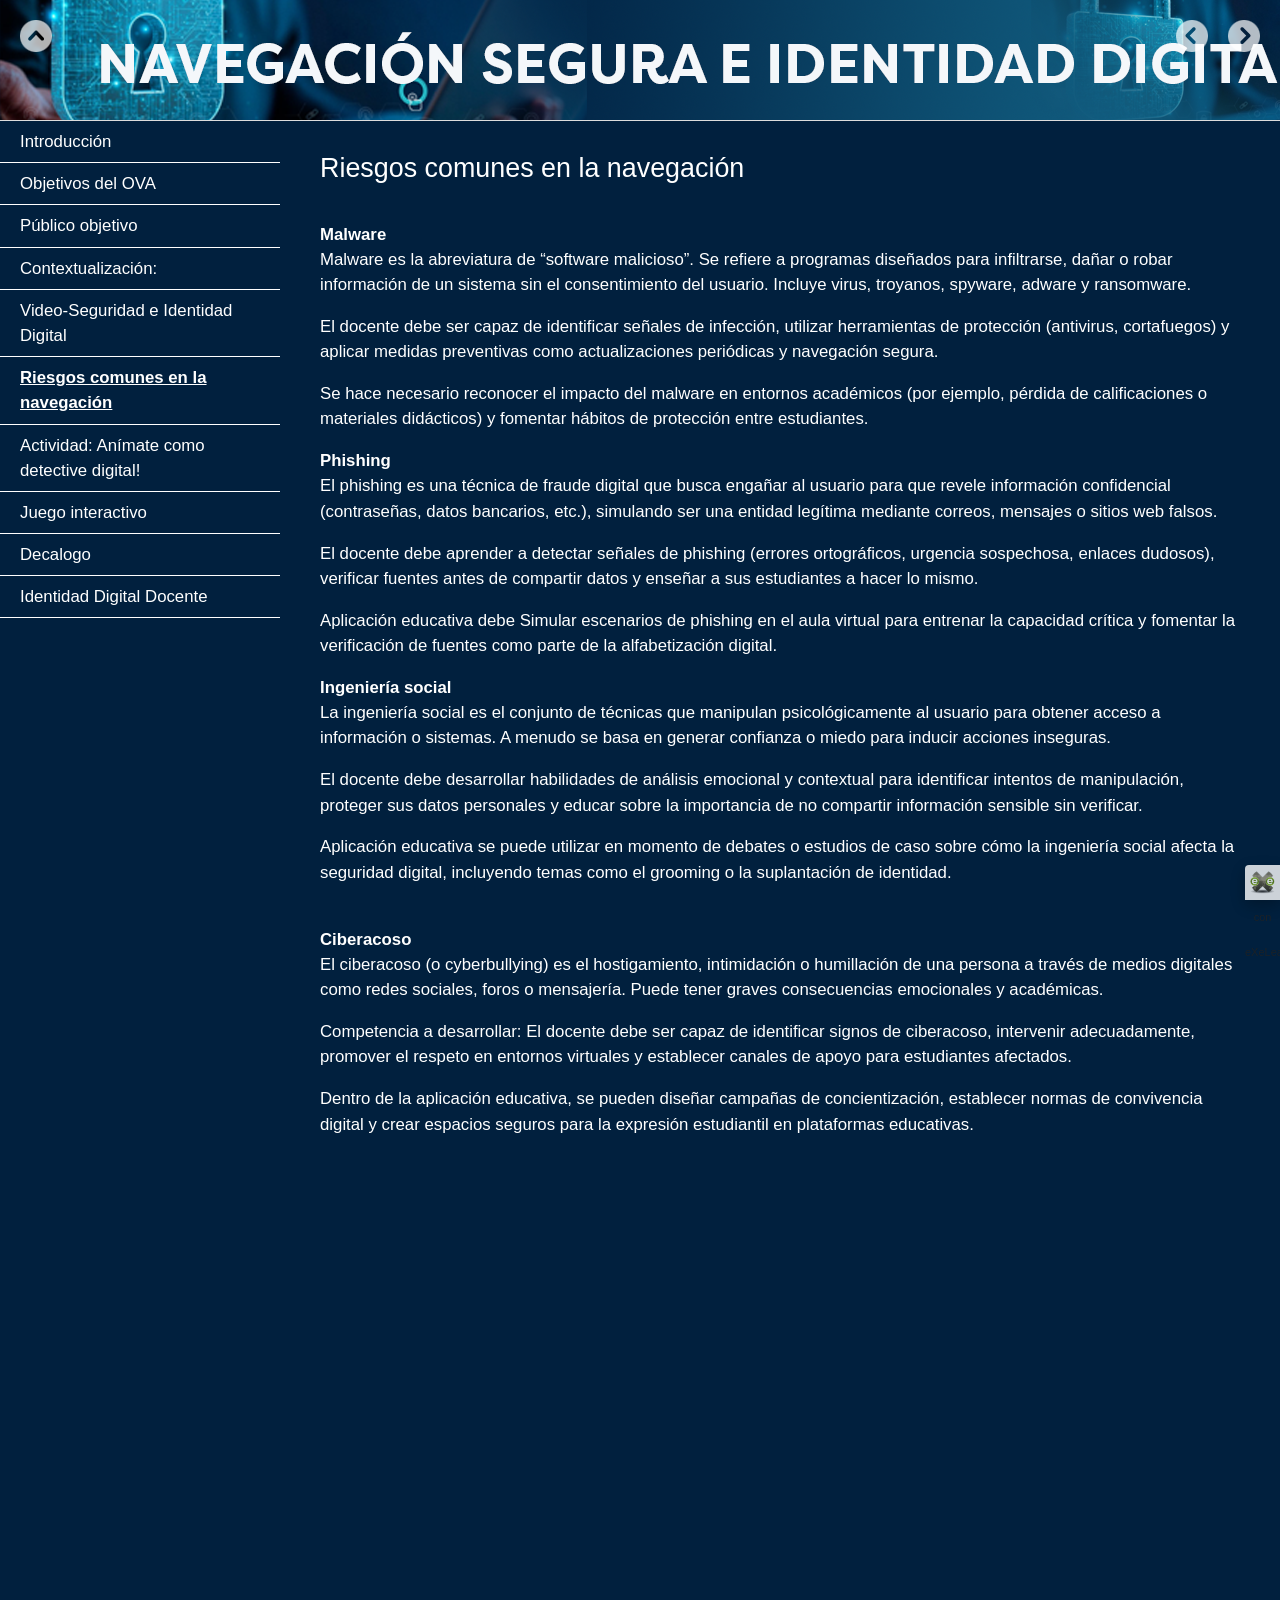
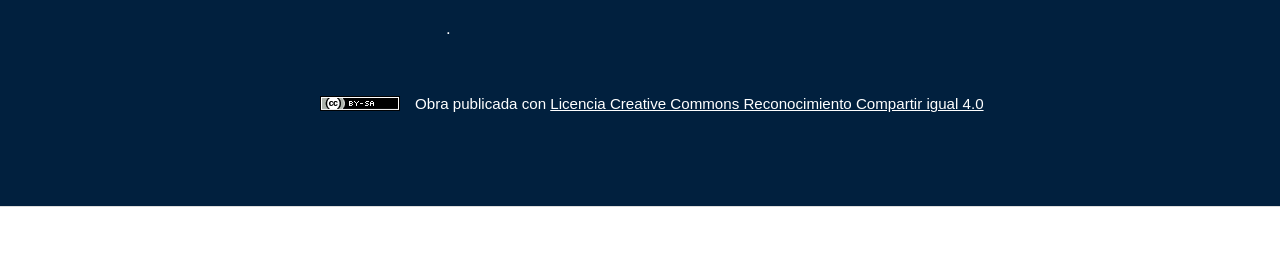
<file: riesgos_comunes_en_la_navegacin.html>
<!doctype html>
<html lang="es">
<head>
<link rel="stylesheet" type="text/css" href="base.css" />
<link rel="stylesheet" type="text/css" href="content.css" />
<link rel="stylesheet" type="text/css" href="nav.css" />
<meta http-equiv="content-type" content="text/html;  charset=utf-8" />
<title>Riesgos comunes en la navegación | NAVEGACION SEGURA </title>
<link rel="shortcut icon" href="favicon.ico" type="image/x-icon" />
<meta name="author" content="Jose Otero, Alberto Julio, Ivan Torres" />
<link rel="license" type="text/html" href="http://creativecommons.org/licenses/by-sa/4.0/" />
<meta name="generator" content="eXeLearning 2.9 - exelearning.net" />
<!--[if lt IE 9]><script type="text/javascript" src="exe_html5.js"></script><![endif]-->
<script type="text/javascript" src="exe_jquery.js"></script>
<script type="text/javascript" src="common_i18n.js"></script>
<script type="text/javascript" src="common.js"></script>
<meta name="viewport" content="width=device-width, initial-scale=1" />
    </head>
<body class="exe-web-site" id="exe-node-7"><script type="text/javascript">document.body.className+=" js"</script>
<div id="content">
<p id="skipNav"><a href="#main" class="sr-av">Saltar la navegación</a></p>
<header id="header" ><div id="headerContent">NAVEGACION SEGURA</div></header>
<nav id="siteNav">
<ul>
   <li><a href="index.html" class="daddy main-node">Introducción</a></li>
   <li><a href="objetivos_del_ova.html" class="no-ch">Objetivos del OVA</a></li>
   <li><a href="pblico_objetivo.html" class="no-ch">Público objetivo</a></li>
   <li><a href="contextualizacin.html" class="no-ch">Contextualización:</a></li>
   <li><a href="videoseguridad_e_identidad_digital.html" class="no-ch">Video-Seguridad e Identidad Digital</a></li>
   <li id="active"><a href="riesgos_comunes_en_la_navegacin.html" class="active no-ch">Riesgos comunes en la navegación</a></li>
   <li><a href="actividad_anmate_como_detective_digital.html" class="no-ch">Actividad: Anímate como detective digital!</a></li>
   <li><a href="juego_interactivo.html" class="no-ch">Juego interactivo</a></li>
   <li><a href="decalogo.html" class="no-ch">Decalogo</a></li>
   <li><a href="identidad_digital_docente.html" class="daddy">Identidad Digital Docente</a>
   <ul class="other-section">
      <li><a href="seccin.html" class="no-ch">Sección</a></li>
   </ul>
   </li>
</ul>
</nav>
<div id='topPagination'>
<nav class="pagination noprt">
<a href="videoseguridad_e_identidad_digital.html" class="prev"><span><span>&laquo; </span>Anterior</span></a> <span class="sep">| </span><a href="actividad_anmate_como_detective_digital.html" class="next"><span>Siguiente<span> &raquo;</span></span></a>
</nav>
</div>
<div id="main-wrapper">
<section id="main">
<header id="nodeDecoration"><h1 id="nodeTitle">Riesgos comunes en la navegación</h1></header>
<article class="iDevice_wrapper textIdevice" id="id28">
<div class="iDevice emphasis0" >
<div id="ta28_127_2" class="block iDevice_content">
<div class="exe-text"><p><strong>Malware</strong><br />Malware es la abreviatura de “software malicioso”. Se refiere a programas diseñados para infiltrarse, dañar o robar información de un sistema sin el consentimiento del usuario. Incluye virus, troyanos, spyware, adware y ransomware.</p>
<p>El docente debe ser capaz de identificar señales de infección, utilizar herramientas de protección (antivirus, cortafuegos) y aplicar medidas preventivas como actualizaciones periódicas y navegación segura.</p>
<p>Se hace necesario reconocer el impacto del malware en entornos académicos (por ejemplo, pérdida de calificaciones o materiales didácticos) y fomentar hábitos de protección entre estudiantes.</p>
<p><strong>Phishing</strong><br />El phishing es una técnica de fraude digital que busca engañar al usuario para que revele información confidencial (contraseñas, datos bancarios, etc.), simulando ser una entidad legítima mediante correos, mensajes o sitios web falsos.</p>
<p>El docente debe aprender a detectar señales de phishing (errores ortográficos, urgencia sospechosa, enlaces dudosos), verificar fuentes antes de compartir datos y enseñar a sus estudiantes a hacer lo mismo.</p>
<p>Aplicación educativa debe Simular escenarios de phishing en el aula virtual para entrenar la capacidad crítica y fomentar la verificación de fuentes como parte de la alfabetización digital.</p>
<p><strong>Ingeniería social</strong><br />La ingeniería social es el conjunto de técnicas que manipulan psicológicamente al usuario para obtener acceso a información o sistemas. A menudo se basa en generar confianza o miedo para inducir acciones inseguras.</p>
<p>El docente debe desarrollar habilidades de análisis emocional y contextual para identificar intentos de manipulación, proteger sus datos personales y educar sobre la importancia de no compartir información sensible sin verificar.</p>
<p>Aplicación educativa se puede utilizar en momento de debates o estudios de caso sobre cómo la ingeniería social afecta la seguridad digital, incluyendo temas como el grooming o la suplantación de identidad.</p>
<p><br /><strong>Ciberacoso</strong><br />El ciberacoso (o cyberbullying) es el hostigamiento, intimidación o humillación de una persona a través de medios digitales como redes sociales, foros o mensajería. Puede tener graves consecuencias emocionales y académicas.</p>
<p>Competencia a desarrollar: El docente debe ser capaz de identificar signos de ciberacoso, intervenir adecuadamente, promover el respeto en entornos virtuales y establecer canales de apoyo para estudiantes afectados.</p>
<p>Dentro de la aplicación educativa, se pueden diseñar campañas de concientización, establecer normas de convivencia digital y crear espacios seguros para la expresión estudiantil en plataformas educativas.</p>
<p style="text-align: justify;">                           .<iframe width="720" height="480" src="https://www.youtube.com/embed/qK4Hgo1ylf4" allowfullscreen="allowfullscreen"></iframe></p>
<p></p>
<!--a=1--><!--a=1--><!--a=1--></div><div class="iDevice_buttons feedback-button js-required"><input type="button" class="feedbackbutton" value="Mostrar retroalimentación" /></div><div class="feedback js-feedback js-hidden"><p></p>
<!--a=1--><!--a=1--><!--a=1--></div>
</div>
</div>
</article>
<div id="packageLicense" class="cc cc-by-sa">
<p><span>Obra publicada con</span> <a rel="license" href="http://creativecommons.org/licenses/by-sa/4.0/">Licencia Creative Commons Reconocimiento Compartir igual 4.0</a></p>
</div>
</section>
</div>
<div id='bottomPagination'>
<nav class="pagination noprt">
<a href="videoseguridad_e_identidad_digital.html" class="prev"><span><span>&laquo; </span>Anterior</span></a> <span class="sep">| </span><a href="actividad_anmate_como_detective_digital.html" class="next"><span>Siguiente<span> &raquo;</span></span></a>
</nav>
</div>
</div>
<p id="made-with-eXe"><a href="https://exelearning.net/" target="_blank" rel="noopener"><span>Creado con eXeLearning<span> (Ventana nueva)</span></span></a></p><script type="text/javascript" src="_style_js.js"></script></body></html>
</file>
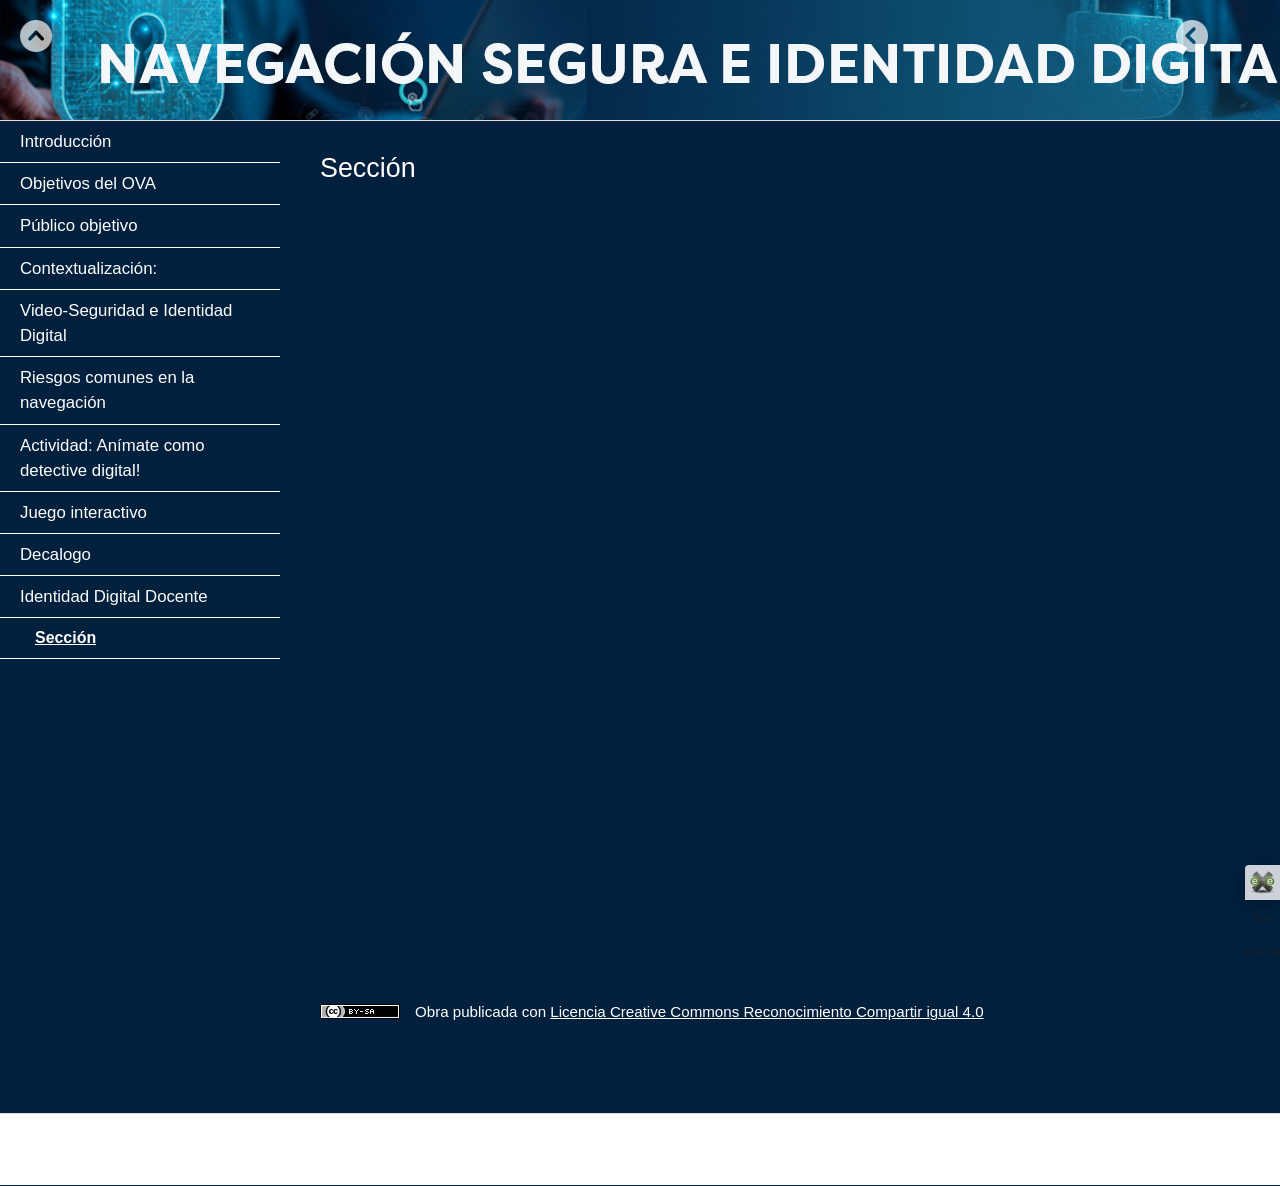
<file: seccin.html>
<!doctype html>
<html lang="es">
<head>
<link rel="stylesheet" type="text/css" href="base.css" />
<link rel="stylesheet" type="text/css" href="content.css" />
<link rel="stylesheet" type="text/css" href="nav.css" />
<meta http-equiv="content-type" content="text/html;  charset=utf-8" />
<title>Sección | NAVEGACION SEGURA </title>
<link rel="shortcut icon" href="favicon.ico" type="image/x-icon" />
<meta name="author" content="Jose Otero, Alberto Julio, Ivan Torres" />
<link rel="license" type="text/html" href="http://creativecommons.org/licenses/by-sa/4.0/" />
<meta name="generator" content="eXeLearning 2.9 - exelearning.net" />
<!--[if lt IE 9]><script type="text/javascript" src="exe_html5.js"></script><![endif]-->
<script type="text/javascript" src="exe_jquery.js"></script>
<script type="text/javascript" src="common_i18n.js"></script>
<script type="text/javascript" src="common.js"></script>
<meta name="viewport" content="width=device-width, initial-scale=1" />
    </head>
<body class="exe-web-site" id="exe-node-10"><script type="text/javascript">document.body.className+=" js"</script>
<div id="content">
<p id="skipNav"><a href="#main" class="sr-av">Saltar la navegación</a></p>
<header id="header" ><div id="headerContent">NAVEGACION SEGURA</div></header>
<nav id="siteNav">
<ul>
   <li><a href="index.html" class="daddy main-node">Introducción</a></li>
   <li><a href="objetivos_del_ova.html" class="no-ch">Objetivos del OVA</a></li>
   <li><a href="pblico_objetivo.html" class="no-ch">Público objetivo</a></li>
   <li><a href="contextualizacin.html" class="no-ch">Contextualización:</a></li>
   <li><a href="videoseguridad_e_identidad_digital.html" class="no-ch">Video-Seguridad e Identidad Digital</a></li>
   <li><a href="riesgos_comunes_en_la_navegacin.html" class="no-ch">Riesgos comunes en la navegación</a></li>
   <li><a href="actividad_anmate_como_detective_digital.html" class="no-ch">Actividad: Anímate como detective digital!</a></li>
   <li><a href="juego_interactivo.html" class="no-ch">Juego interactivo</a></li>
   <li><a href="decalogo.html" class="no-ch">Decalogo</a></li>
   <li class="current-page-parent"><a href="identidad_digital_docente.html" class="current-page-parent daddy">Identidad Digital Docente</a>
   <ul>
      <li id="active"><a href="seccin.html" class="active no-ch">Sección</a></li>
   </ul>
   </li>
</ul>
</nav>
<div id='topPagination'>
<nav class="pagination noprt">
<a href="identidad_digital_docente.html" class="prev"><span><span>&laquo; </span>Anterior</span></a>
</nav>
</div>
<div id="main-wrapper">
<section id="main">
<header id="nodeDecoration"><h1 id="nodeTitle">Sección</h1></header>
<article class="iDevice_wrapper textIdevice" id="id33">
<div class="iDevice emphasis0" >
<div id="ta33_127_2" class="block iDevice_content">
<div class="exe-text"><p><iframe width="1088" height="720" src="https://app.lumi.education/api/v1/run/UpDaq3/embed" frameborder="0" allowfullscreen="allowfullscreen" allow="geolocation *; microphone *; camera *; midi *; encrypted-media *"></iframe>
<script src="https://app.Lumi.education/api/v1/h5p/core/js/h5p-resizer.js" charset="UTF-8"></script>
</p>
<!--a=1--></div><div class="iDevice_buttons feedback-button js-required"><input type="button" class="feedbackbutton" value="Mostrar retroalimentación" /></div><div class="feedback js-feedback js-hidden"><p></p>
<!--a=1--></div>
</div>
</div>
</article>
<div id="packageLicense" class="cc cc-by-sa">
<p><span>Obra publicada con</span> <a rel="license" href="http://creativecommons.org/licenses/by-sa/4.0/">Licencia Creative Commons Reconocimiento Compartir igual 4.0</a></p>
</div>
</section>
</div>
<div id='bottomPagination'>
<nav class="pagination noprt">
<a href="identidad_digital_docente.html" class="prev"><span><span>&laquo; </span>Anterior</span></a>
</nav>
</div>
</div>
<p id="made-with-eXe"><a href="https://exelearning.net/" target="_blank" rel="noopener"><span>Creado con eXeLearning<span> (Ventana nueva)</span></span></a></p><script type="text/javascript" src="_style_js.js"></script></body></html>
</file>
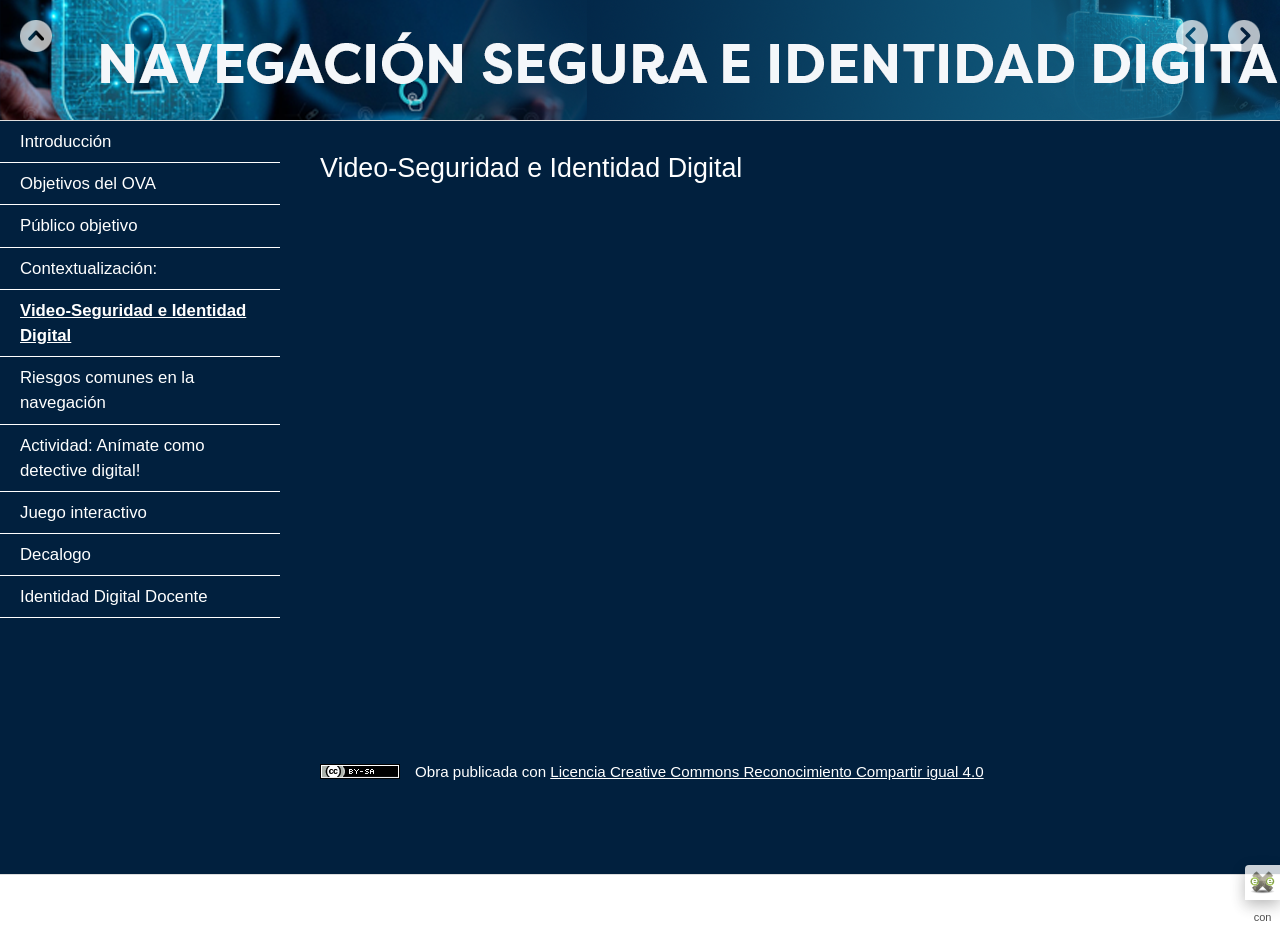
<file: videoseguridad_e_identidad_digital.html>
<!doctype html>
<html lang="es">
<head>
<link rel="stylesheet" type="text/css" href="base.css" />
<link rel="stylesheet" type="text/css" href="content.css" />
<link rel="stylesheet" type="text/css" href="nav.css" />
<meta http-equiv="content-type" content="text/html;  charset=utf-8" />
<title>Video-Seguridad e Identidad Digital | NAVEGACION SEGURA </title>
<link rel="shortcut icon" href="favicon.ico" type="image/x-icon" />
<meta name="author" content="Jose Otero, Alberto Julio, Ivan Torres" />
<link rel="license" type="text/html" href="http://creativecommons.org/licenses/by-sa/4.0/" />
<meta name="generator" content="eXeLearning 2.9 - exelearning.net" />
<!--[if lt IE 9]><script type="text/javascript" src="exe_html5.js"></script><![endif]-->
<script type="text/javascript" src="exe_jquery.js"></script>
<script type="text/javascript" src="common_i18n.js"></script>
<script type="text/javascript" src="common.js"></script>
<meta name="viewport" content="width=device-width, initial-scale=1" />
    </head>
<body class="exe-web-site" id="exe-node-4"><script type="text/javascript">document.body.className+=" js"</script>
<div id="content">
<p id="skipNav"><a href="#main" class="sr-av">Saltar la navegación</a></p>
<header id="header" ><div id="headerContent">NAVEGACION SEGURA</div></header>
<nav id="siteNav">
<ul>
   <li><a href="index.html" class="daddy main-node">Introducción</a></li>
   <li><a href="objetivos_del_ova.html" class="no-ch">Objetivos del OVA</a></li>
   <li><a href="pblico_objetivo.html" class="no-ch">Público objetivo</a></li>
   <li><a href="contextualizacin.html" class="no-ch">Contextualización:</a></li>
   <li id="active"><a href="videoseguridad_e_identidad_digital.html" class="active no-ch">Video-Seguridad e Identidad Digital</a></li>
   <li><a href="riesgos_comunes_en_la_navegacin.html" class="no-ch">Riesgos comunes en la navegación</a></li>
   <li><a href="actividad_anmate_como_detective_digital.html" class="no-ch">Actividad: Anímate como detective digital!</a></li>
   <li><a href="juego_interactivo.html" class="no-ch">Juego interactivo</a></li>
   <li><a href="decalogo.html" class="no-ch">Decalogo</a></li>
   <li><a href="identidad_digital_docente.html" class="daddy">Identidad Digital Docente</a>
   <ul class="other-section">
      <li><a href="seccin.html" class="no-ch">Sección</a></li>
   </ul>
   </li>
</ul>
</nav>
<div id='topPagination'>
<nav class="pagination noprt">
<a href="contextualizacin.html" class="prev"><span><span>&laquo; </span>Anterior</span></a> <span class="sep">| </span><a href="riesgos_comunes_en_la_navegacin.html" class="next"><span>Siguiente<span> &raquo;</span></span></a>
</nav>
</div>
<div id="main-wrapper">
<section id="main">
<header id="nodeDecoration"><h1 id="nodeTitle">Video-Seguridad e Identidad Digital</h1></header>
<article class="iDevice_wrapper textIdevice" id="id4">
<div class="iDevice emphasis0" >
<div id="ta4_132_2" class="block iDevice_content">
<div class="exe-text"><p style="text-align: center;"><iframe width="720" height="480" src="https://www.youtube.com/embed/ATbIcjaNSMs" allowfullscreen="allowfullscreen"></iframe></p>
<!--a=1--><!--a=1--></div><div class="iDevice_buttons feedback-button js-required"><input type="button" class="feedbackbutton" value="." /></div><div class="feedback js-feedback js-hidden"><p></p>
<!--a=1--><!--a=1--><!--a=1--><!--a=1--><!--a=1--></div>
</div>
</div>
</article>
<div id="packageLicense" class="cc cc-by-sa">
<p><span>Obra publicada con</span> <a rel="license" href="http://creativecommons.org/licenses/by-sa/4.0/">Licencia Creative Commons Reconocimiento Compartir igual 4.0</a></p>
</div>
</section>
</div>
<div id='bottomPagination'>
<nav class="pagination noprt">
<a href="contextualizacin.html" class="prev"><span><span>&laquo; </span>Anterior</span></a> <span class="sep">| </span><a href="riesgos_comunes_en_la_navegacin.html" class="next"><span>Siguiente<span> &raquo;</span></span></a>
</nav>
</div>
</div>
<p id="made-with-eXe"><a href="https://exelearning.net/" target="_blank" rel="noopener"><span>Creado con eXeLearning<span> (Ventana nueva)</span></span></a></p><script type="text/javascript" src="_style_js.js"></script></body></html>
</file>
<file: base.css>
/*
eXe
Copyright 2004-2006, University of Auckland
Copyright 2004-2007 eXe Project, New Zealand Tertiary Education Commission
base style sheet for all themes
*/
body{margin:0;padding:0 10px 10px 10px;font-family:arial,verdana,helvetica,sans-serif;font-size:.8em}#header{text-align:left;height:50px;padding-left:20px;font-size:2.2em;font-weight:bold}a{text-decoration:none}a:hover,a:focus{text-decoration:underline}img.submit,img.help,img.info,img.gallery{border:0}li{list-style-position:inside}#nodeDecoration{padding:.1em;border-bottom:0;text-align:right}.block,.feedback{display:block;padding-top:.25em;padding-bottom:.25em}.feedback{font-family:times,serif;font-size:120%}.feedback-button p{margin:0}.emphasis0{padding-left:0;margin:0}.iDeviceTitle{font-weight:bold;position:relative;top:-18px}input.feedbackbutton{margin-top:10px;margin-bottom:10px}.popupDiv{background-color:#EDEFF0;border:2px solid #607489;padding:0 4px 4px 4px;margin-left:15px;text-align:left;z-index:99;border-radius:3px}.popupDivLabel{text-align:center;font:message-box;font-weight:bold;color:#fff;cursor:move;margin:0 -4px;background-image:url(popup_bg.gif)}@media print{.feedback{display:block!important}.feedback.iDevice_solution a{text-decoration:none;color:inherit}.iDevice_solution li span{display:none}div.node,article.node{page-break-after:always}.external-iframe{display:none}.external-iframe-src{display:block!important;margin:2em 0;font-size:.95em;text-align:center}#made-with-eXe{display:none}}.external-iframe{border:0}.iDevice a,#siteFooter a,#packageLicense a,.toggle-idevice a{text-decoration:underline}.iDevice a:hover,#siteFooter a:hover,#packageLicense a:hover,.toggle-idevice a:hover{text-decoration:none}.pre-code{background:#112C4A;color:#E7ECF1;font-family:Monaco,Courier,monospace;border-radius:9px;font-size:12px;margin:2em 1em;overflow:auto;padding:20px}.iDevice_content{position:relative;max-width:100%}.exe-epub3 .iDevice_content{position:static}.iDevice_header{background-position:0 50%;background-repeat:no-repeat}.iDevice_header.iDevice_header_noIcon{background-image:none;padding:5px 0}.TrueFalseIdevice label{white-space:nowrap;margin-right:1em;line-height:1.7em}.cloze-activity-form input[type='text']{max-width:calc(100% - .45em)}.exe-dl{margin-bottom:2em;margin-left:1.5em}.exe-dl dt{font-weight:bold}.exe-dl dd{margin:1em 1.5em}.js .exe-dl dt{margin:1.2em 0 0 0}.exe-dl dt a{text-decoration:underline}.exe-dl .icon{font-family:Arial,sans-serif;display:block;width:20px;height:20px;font-size:16px;margin-right:1em;line-height:20px;text-align:center;float:left;border-radius:2px;position:relative}@media all and (min-width:1px){.exe-dl dt a{align-items:center;display:flex;text-decoration:none}.exe-dl .icon{height:18px;line-height:18px;width:18px;padding:1px;font:18px monospace;font-weight:bold;display:flex;justify-content:center;align-items:center}}.exe-dl-toggler{height:20px;margin:1.5em}.exe-dl-toggler a{margin-left:0;font-weight:bold}.js .exe-dl dd{display:none;padding-left:0;margin:1em 1em 1em 37px}.exe-math{display:block;margin:2em 0}.exe-math,.MathJax_Display{text-align:left!important}.exe-math.position-center,.position-center .MathJax_Display,[style*="text-align: center"] .MathJax_Display{text-align:center!important}.exe-math.position-right,.position-right .MathJax_Display,[style*="text-align: right"] .MathJax_Display{text-align:right!important}.js .show-image .exe-math-code,.js .show-code .exe-math-img{display:none}.exe-math-links{font-size:.85em}.exe-math-inline{display:inline;margin:0 .1em!important}.exe-figure{margin:2em 0;max-width:100%}.position-center{margin:2em auto}.position-right{margin:2em 0 2em auto}.float-left{float:left;margin:.5em 1.5em 1em 0}.float-right{float:right;margin:.5em 0 1em 2em}.figcaption{padding-top:.2em}.figcaption.header{padding-top:0;padding-bottom:.2em}.exe-layout-2-cols,.exe-layout-3-cols{width:100%}.exe-layout-2-cols .exe-col{float:left;width:49%}.exe-layout-2-cols .exe-col-1{padding-right:1%}.exe-layout-2-cols .exe-col-2{padding-left:1%}.exe-layout-2-30-70 .exe-col{width:69%}.exe-layout-2-30-70 .exe-col-1{width:29%}.exe-layout-2-70-30 .exe-col{width:29%}.exe-layout-2-70-30 .exe-col-1{width:69%}.exe-layout-3-cols .exe-col{float:left;width:32%}.exe-layout-3-cols .exe-col-1,.exe-layout-3-cols .exe-col-2{padding-right:2%}.exe-block-warning{background:#FCF8E3;color:#796034;border:1px solid #FAEBCC;padding:0 1em;border-radius:4px}p.exe-block-warning{padding:1em}.exe-block-alert{background:#ffc;color:#855000;border:1px solid #FFF099;padding:0 1em;border-radius:4px}p.exe-block-alert{padding:1em}.exe-block-danger{background:#FEF0EF;color:#973C3B;border:1px solid #F3DADD;padding:0 1em;border-radius:4px}p.exe-block-danger{padding:1em}.exe-block-info{background:#E1F1F9;color:#2B627D;border:1px solid #C9EDF4;padding:0 1em;border-radius:4px}p.exe-block-info{padding:1em}.exe-block-success{background:#E5F3E0;color:#336634;border:1px solid #DEEDD1;padding:0 1em;border-radius:4px}p.exe-block-success{padding:1em}.exe-block-warning a{color:#4F360A}.exe-block-alert a{color:#5B2600}.exe-block-danger a{color:#6D1211}.exe-block-info a{color:#063853}.exe-block-success a{color:#093C0A}div.exe-block-warning,div.exe-block-alert,div.exe-block-danger,div.exe-block-info,div.exe-block-success{margin:1em 0}.js a.exe-enlarge{position:relative;display:block}.exe-enlarge-icon{display:none;width:30px;height:30px;position:absolute;top:50%;left:50%;margin:-15px 0 0 -15px;border-radius:15px;background:#333;z-index:10;box-shadow:0 0 7px 0 #DDD}.exe-enlarge-icon b{width:30px;height:30px;line-height:30px;text-align:center;display:block;font-size:1.3em;color:#FFF}.exe-enlarge-icon b:before{content:"+"}.js a.exe-enlarge:hover img,.js a.exe-enlarge:focus img{opacity:.7;filter:alpha(opacity=70)}a.exe-enlarge:hover .exe-enlarge-icon,a.exe-enlarge:focus .exe-enlarge-icon{display:block;*display:none}.exe-clear{overflow:auto}.toggle-idevice,.exe-hidden,.js-required,.js .js-hidden,.exe-mindmap-code{display:none}.js .js-required{display:block}#packageLicense{text-align:center}.js #main .iDevice_hint_title{font-size:1em;margin-top:0;font-weight:normal;*margin-top:1em}.iDevice_hint{margin-bottom:1.5em}.iDevice_hint_title a{background-repeat:no-repeat;background-position:0 50%;padding-left:23px;text-decoration:none}.iDevice_hint_content{padding:0 23px}.iDevice_answer{overflow:hidden;*margin:1.5em 0}.iDevice_answer{overflow:hidden}.iDevice_answer p{margin-top:0}.iDevice_answer-field{width:2.5em;float:left}.js .iDevice_answer-content,.js .iDevice_answer-feedback{padding-left:2.5em}.hidden-idevice .image_text{display:none}abbr[title],acronym[title]{text-decoration:none;border-bottom:1px dotted}.pagination.page-counter{text-align:center}.pagination.noprt .sep{display:none}.pagination.noprt .page-counter{margin-right:20px}#topPagination .page-counter{margin-left:20px;margin-right:0}#skipNav{margin:0;position:absolute;width:100%}.sr-av,.js .js-sr-av,#skipNav a,.exe-hidden-accessible,.js .exe-tooltip-text{position:absolute;overflow:hidden;clip:rect(0 0 0 0);clip:rect(0,0,0,0);height:0}#skipNav a{background:#333;color:#fff;padding:.4em .85em}#skipNav a:active,#skipNav a:focus{position:static;overflow:visible;clip:auto;height:auto}.exe-table{margin:2em auto;max-width:100%;border:1px solid #CCC;border-collapse:collapse;border-spacing:0}.exe-table tr{background:#fff}.exe-table caption{padding:.5em 0;text-align:center;font-style:italic}.exe-table td,.exe-table th{border:1px solid #CCC;margin:0;padding:.5em 1em}.exe-table thead{background:#ddd;color:#000;text-align:left}.exe-table tr:nth-child(2n-1) td,.exe-table tbody tr:nth-child(2n-1) th{background:#F4F4F4}.exe-table tbody tr:nth-child(2n) th{background:#F4F4F4}.exe-table tbody tr:nth-child(2n-1) th{background:#E4E4E4}.exe-table thead+tbody tr:nth-child(2n) th{background:#fff}.exe-table thead+tbody tr:nth-child(2n-1) th{background:#F4F4F4}.exe-table-minimalist{margin:2em auto;border-collapse:collapse}.exe-table-minimalist tr{background:#fff}.exe-table-minimalist thead th{color:#000;padding:.6em 1.5em .6em .8em;border-bottom:2px solid #CCC;text-align:left}.exe-table-minimalist td,.exe-table-minimalist tbody th{border-bottom:1px solid #ccc;color:#555;padding:.5em 1.5em .5em .8em}.exe-table-minimalist tbody tr:hover td,.exe-table-minimalist tbody tr:hover th{color:#222}.exe-table-minimalist tr:nth-child(2n-1) td,.exe-table-minimalist tbody tr:nth-child(2n-1) th{background:#F9F9F9}.exe-table-minimalist caption{text-align:center;font-style:italic;border-bottom:2px solid #CCC;padding:.6em 0}.exe-table-responsive{display:block;overflow-x:auto;border:none}.exe-table-responsive,.exe-table-responsive th,.exe-table-responsive tr,.exe-table-responsive td{width:auto!important}body .qtip{font-size:.85em;line-height:1.5em}.qtip .exe-tooltip-text{position:relative;overflow:auto;clip:auto;height:auto}ol.auto-numbered{counter-reset:item}.auto-numbered ol{counter-reset:item}.auto-numbered li{display:block}.auto-numbered li:before{content:counters(item,".") ".- ";counter-increment:item}.exe-quote-cite cite{display:block;text-align:right;margin-top:-.5em}.exe-link-data{font-size:.8em;margin:0 .2em}.exe-link-data abbr{cursor:help}.styled-qc{font-family:Georgia,serif;font-style:italic;margin:1.5em 2.5em;padding:.25em 3.5em;position:relative}.styled-qc:before{display:block;content:"\201C";font-size:5em;position:absolute;left:0;top:-20px}.js .pbl-task-info{visibility:hidden}.pbl-task-info dt{float:left;font-weight:bold;margin-right:.5em}.pbl-task-info{overflow:hidden;margin:1em 0 1.5em 20px;width:auto;float:right;text-align:right}.pbl-task-info dt{margin:0;float:left;clear:left;width:150px}.pbl-task-info dd{margin:0 0 0 150px;text-align:left;padding-left:.5em}.pbl-task-info dd:after{content:'';display:block;clear:both}.pbl-task-description{clear:both}iframe,object,embed{max-width:100%}img,video{max-width:100%;height:auto}@media all and (max-width:992px){.exe-layout-3-cols .exe-col{float:none;width:100%;padding:0}.exe-layout-3-cols .exe-col .exe-figure{margin:2em auto}}@media all and (max-width:780px){.styled-qc{margin:1.5em .5em}.exe-layout-2-cols .exe-col{float:none;width:100%;padding:0}.exe-layout-2-cols .exe-col .exe-figure{margin:2em auto}}#exe-client-search-form{text-align:right;margin-bottom:2em}#exe-client-search-form p{margin:0}#exe-client-search-text{border:1px solid #ddd;padding:5px 10px;width:250px;max-width:60%}#exe-client-search-submit{border:1px solid #ddd;padding:5px 10px;background:#ddd;margin-left:-.4em;color:#333}.exe-client-search-results #nodeTitle,.exe-client-search-results .iDevice_wrapper,#exe-client-search-results,#exe-client-search-reset{display:none}.exe-client-search-results #exe-client-search-results{display:block}.exe-client-search-results #exe-client-search-reset{display:inline;line-height:2em}#exe-client-search-results p{margin-top:1.5em}#exe-client-search-results ul{margin:1.5em 1.5em 3em 1.5em;padding:0;list-style:none}#main #exe-client-search-results li{list-style-image:none;margin-bottom:1.5em}#exe-client-search-results a{font-size:1.15em}.exe-client-search-result{background:yellow}.exe-client-search-read-more{font-size:.7em;margin-left:.2em}#exe-client-search-reset{margin-left:.5em}@media all and (max-width:700px){#exe-client-search-form{text-align:center}}@media all and (max-width:600px){.exe-client-search-results #exe-client-search-reset{display:block;margin:1em 0 0 0}}#made-with-eXe{margin:0;position:fixed;bottom:0;right:0}#made-with-eXe a{text-decoration:none;box-shadow:rgba(0,0,0,0.35) 0 5px 15px;border-top-left-radius:4px;color:#222;font-size:11px;font-family:Arial,sans-serif;line-height:35px;width:35px;height:35px;background:#fff url(exe_powered_logo.png) no-repeat 0 50%;display:block;background-size:auto 23px;text-decoration:none;transition:.5s;opacity:.8}#made-with-eXe span{padding-left:35px;padding-right:5px}#made-with-eXe span span{position:absolute;overflow:hidden;clip:rect(0 0 0 0);clip:rect(0,0,0,0);height:0}#made-with-eXe a:hover{width:auto;padding:0 5px;background-position:5px 50%;opacity:1}
</file>
<file: content.css>
/* eXeLearning Style Designer Compatible Style */
html{font-size:105%}
body{font:100%/1.5 'Open Sans',Arial,Verdana,Helvetica,sans-serif;padding:15px;margin:0;text-align:left}
h2{font-size:1.3em}
h3{font-size:1.2em}
h4{font-size:1.1em}
h5{font-size:1em}
p{margin:1em 0}
.score.js-feedback{margin-bottom:1em}
#header,#emptyHeader,#nodeDecoration{padding:0 20px;height:auto!important;height:120px;min-height:120px;font-size:1.6em;font-weight:300;border-style:1px;border-width:1px}
#headerContent{padding-top:70px}
#header h1,#nodeDecoration h1{margin:-.5em 0 1em 0;font-size:1em;text-align:left}
#nodeDecoration{margin-bottom:15px}
 /* Single page */.nodeDecoration h1{font-size:1.5em}
/* iDevices */.iDevice{margin:20px 0 30px 0}
.iDevice_header{letter-spacing:.5px;padding:.5em 40px .5em 0;height:auto!important;height:1.7em;min-height:1.7em;position:relative}
.iDevice_header[style]{background-image:none!important}
.iDeviceTitle{font-size:1.3em;vertical-align:bottom;top:auto;display:inline-block;font-weight:300;padding:0 10px 0 35px;background-repeat:no-repeat;background-position:0 50%;margin:0}
.iDevice_header_noIcon .iDeviceTitle{background-image:none;padding-left:20px}
.iDeviceTitle{*display:inline;*line-height:2em}
/* IE6, IE7 */.iDevice_inner{padding:10px 20px;border-width:1px;border-style:solid;border-radius:5px}
/* Clearfix */.iDevice_content{overflow:auto}
.FileAttachIdeviceInc .iDevice_content{margin-bottom:-.5em}
/* Hide/Show iDevice */.toggle-idevice{display:block;margin:0;text-align:right}
.iDevice_header .toggle-idevice{position:absolute;top:14px;right:0}
.toggle-idevice a{display:inline-block;width:16px;height:16px;background:url(_style_icons.png) no-repeat -50px -50px;outline:none}
.toggle-idevice .show-idevice{background-position:0 -50px}
.toggle-idevice span{position:absolute;overflow:hidden;clip:rect(0,0,0,0);height:0}
.toggle-idevice a:hover,.toggle-idevice a:focus{filter:alpha(opacity=100);opacity:1}
/* iDevice title with background-color */input.feedbackbutton{margin:0}
.iDevice_header{border-width:1px;border-style:solid;padding-left:13px;border-top-left-radius:5px;border-top-right-radius:5px}
.hidden-idevice .iDevice_header{border-radius:5px}
.iDevice_header .toggle-idevice{margin-right:15px}
.iDevice_inner{border-top-right-radius:0;border-top-left-radius:0;border-top:0}
.ExternalUrlIdevice iframe{border:0}
/* Reset base.css */.block,.feedback{padding:0}
.feedback{font-family:inherit;font-size:1em}
li{list-style-position:outside}
.styled-qc{margin-top:2.5em}
.exe-dl .icon,.exe-dl-toggler a{width:24px;height:24px;border-radius:12px}
.exe-dl-toggler a{line-height:22px}
.js .exe-dl dd{margin-left:44px}
.exe-enlarge-icon b{font-size:1.2em}
/* Forms */input,select{font-size:1em;font-family:inherit}
.iDevice_hint_title a{padding-left:25px}
.iDevice_buttons input{font-size:1em;margin-right:.5em;padding:.15em .45em}
.MultichoiceIdevice .feedback p:first-child{margin-top:0}
.MultichoiceIdevice .activity-form,.MultiSelectIdevice .activity-form{margin-bottom:1em}
.TrueFalseIdevice .activity-form{margin-top:1.5em}
.TrueFalseIdevice .activity-form:first-child{margin-top:0}
.TrueFalseIdevice label{margin:0 1em}
.MultichoiceIdevice input[type=radio],.MultiSelectIdevice input[type=checkbox],.QuizTestIdevice input[type=radio]{width:16px;height:16px;margin:5px 0 0 12px}
.custom-inputs .iDevice_answer-field{width:40px}
.custom-inputs  .iDevice_answer-content,.custom-inputs  .iDevice_answer-feedback{padding-left:55px}
.custom-inputs  .iDevice_answer-content{padding-top:4px}
.styledRadio,.styledCheckbox{margin-left:12px}
.MultichoiceIdevice .feedback{margin-top:1em}
.right-option,.wrong-option{font-style:italic}
.readingIdevice .iDevice_content:first-child p:last-child,.CasestudyIdevice .iDevice_content:first-child p:last-child{margin-bottom:0}
.readingIdevice .feedbackbutton,.CasestudyIdevice .feedbackbutton,.ReflectionIdevice .feedbackbutton{margin:.5em 0 1em 0}
.TrueFalseIdevice .exe-radio-option.styledRadio{display:inline-block;vertical-align:middle;margin:-2px 5px 0 0}
/* Licenses */#packageLicense{margin:2.5em 0 1.5em 0;text-align:left;line-height:1.2em;font-size:.9em}
#packageLicense.cc{padding-left:95px;background:url(_style_licenses.png) no-repeat 0 0}
#packageLicense.cc-by-sa{background-position:0 -100px}
#packageLicense.cc-by-nd{background-position:0 -200px}
#packageLicense.cc-by-nc{background-position:0 -300px}
#packageLicense.cc-by-nc-sa{background-position:0 -400px}
#packageLicense.cc-by-nc-nd{background-position:0 -500px}
#packageLicense.cc-0{background-position:0 -600px}
#siteFooter{padding:20px}
/* Download package iDevice */.download-packageIdevice .exe-download-package-link a{background:#333}
/* Lightbox */.lightboxOverlay{filter:progid:DXImageTransform.Microsoft.Alpha(Opacity=95);opacity:0.95}
#lightbox .lb-caption{font-size:1em}
/* Effects - iDevices with emphasis */.emphasis1 .exe-fx .fx-C2,.emphasis1 .exe-fx .fx-C2 a,.emphasis1 .fx-pagination a{background:#ededed;}
@media print {    div.node{page-break-after:auto}
 /* base.css */    .iDevice{margin-bottom:20px}
	html body{background:#fff;color:#000;font-size:11pt}
	@page{margin:1.5cm}
	/* Uncomment this to print URL after links:	a{font-weight:bolder;text-decoration:none!important}
	a[href^=http]:after{content:" <" attr(href) "> "}
	*/	#main .iDeviceTitle{background:none;padding-left:0}
	body #header,body #emptyHeader,body #nodeDecoration{height:auto!important;min-height:0;border:none;padding:0}
	body #headerContent{padding-top:40px}
	#packageLicense.cc{padding-left:0;text-align:center}
	.toggle-idevice{display:none}
}
/* eXeLearning Style Designer */.iDevice_header{/*emTitleBGColor*/background-color:#ffffff;border-color:#dddddd;}
.iDevice_inner{/*emBGColor*/background-color:#ffffff;border-color:/*emBorderColor*/#dddddd;}
.iDeviceTitle{background-image:url(icon_star.png);}
.activityIdevice .iDeviceTitle{background-image:url(icon_assignment.png);}
.readingIdevice .iDeviceTitle{background-image:url(icon_unread.png);}
.FileAttachIdeviceInc .iDeviceTitle{background-image:url(icon_download.png);}
.WikipediaIdevice .iDeviceTitle{background-image:url(icon_description.png);}
.ListaIdevice .iDeviceTitle,.QuizTestIdevice .iDeviceTitle,.MultichoiceIdevice .iDeviceTitle,.TrueFalseIdevice .iDeviceTitle,.MultiSelectIdevice .iDeviceTitle,.ClozeIdevice .iDeviceTitle{background-image:url(icon_question.png);}
.preknowledgeIdevice .iDeviceTitle{background-image:url(icon_announcement.png);}
.GalleryIdevice .iDeviceTitle{background-image:url(icon_media.png);}
.objectivesIdevice .iDeviceTitle{background-image:url(icon_info.png);}
.ReflectionIdevice .iDeviceTitle{background-image:url(icon_account.png);}
body{/*bodyColor*/color:#ffffff;/*contentBGColor*/background-color:#01203e;}
a{/*aColor*/color:#ffffff;}
#header,#emptyHeader,#nodeDecoration{height:auto!important;/*headerHeight*/height:120px;min-height:120px;/*headerBGColor*/background-color:#ffffff;/*headerBGURL*/background-image:url(navegacion%20segura%20002%20ok.png);/*headerBGRepeat*/background-repeat:repeat;/*headerBGPosition*/background-position:0 0;border:1px solid /*headerBorderColor*/#dddddd;}
#headerContent{/*hideProjectTitle*/position:absolute!important;clip:rect(1px 1px 1px 1px);clip:rect(1px,1px,1px,1px);}
#siteFooter{border:1px solid /*footerBorderColor*/#dddddd;/*footerBGColor*/background-color:#ffffff;}
/* eXeLearning Style Designer (custom CSS) */
/* Ocultar botones de retroalimentación en preguntas */
.feedbackbutton, .feedback {
    display: none !important;
</file>
<file: nav.css>
/* eXeLearning Style Designer Compatible Style */
body{padding:0;text-align:center}
#content{width:100%;margin:0 auto;text-align:left;position:relative;border-style:solid;border-width:0}
#main-wrapper{padding-bottom:1.5em;width:100%;*width:auto}
/* * is for IE6 and IE7 */#main{padding:20px 40px 30px 320px;height:auto!important;height:200px;min-height:200px;*padding-left:0}
.no-nav #main-wrapper{width:100%}
.no-nav #main{padding:20px 20px 0 20px}
#header,#emptyHeader{border-top-width:0;border-right-width:0;border-left-width:0}
#headerContent{overflow:hidden;white-space:nowrap;text-overflow:ellipsis;min-height:1.1em}
#nodeDecoration{background:none;padding:0;border:none;margin:20px 0;height:auto;min-height:0}
#nodeTitle{font-weight:300}
.iDevice_wrapper{margin-top:-10px}
/* Menú */#siteNav{width:280px;float:left;margin-right:40px}
#siteNav ul,#siteNav li{margin:0;padding:0;list-style:none}
#siteNav .other-section{display:none}
#siteNav a{display:block;padding:8px 10px 8px 20px;border-width:0 0 1px 0;border-style:solid}
#siteNav .active{font-weight:bold;text-decoration:underline}
#siteNav ul ul a{padding-left:35px;font-size:.95em}
#siteNav ul ul ul a{padding-left:60px}
#siteNav .daddy span{display:none}
/* IE6 */* html #siteNav a{display:inline-block;width:250px}
* html #siteNav ul ul a{width:235px}
* html #siteNav ul ul ul a{width:190px}
* html #main{padding:20px 20px 0 0}
#siteFooter{padding:0 20px 20px 20px;border:0}
/* Pagination */.pagination{text-align:right;border-top:1px solid;font-size:.95em;padding:20px 0}
.pagination .sep{display:none}
.pagination a{display:inline-block;padding:5px 10px;border-radius:5px;margin-left:20px}
.pagination a:hover,.pagination a:focus{text-decoration:none}
#topPagination{position:absolute;top:0;right:20px}
#topPagination .pagination{border:none}
#bottomPagination{clear:both}
#bottomPagination a{margin:0 20px 0 0}
.page-counter{padding:5px 0;display:inline-block}
/* Autoclear */#content{overflow:auto}
/* Hide/Show/Skip navigation */#nav-toggler{margin:0;position:absolute;top:20px;left:20px;font-size:.95em}
#nav-toggler a,#skipNav a{padding:5px 10px;border-radius:5px}
#nav-toggler a{display:block}
#nav-toggler a:hover{text-decoration:none}
#skipNav{z-index:100px;padding-top:15px;text-align:center}
/* Search bar */#exe-client-search-text{border-top-left-radius:5px;border-bottom-left-radius:5px}
#exe-client-search-submit{border-top-right-radius:5px;border-bottom-right-radius:5px}
@media screen and (max-width: 980px) {	.exe-web-site #content{width:100%;border:0;box-shadow:none}
	#main{padding:20px 30px 0 280px}
	#siteNav{width:250px;margin-right:30px}
}
@media all and (max-width: 700px) {	#headerContent{font-size:.7em;white-space:normal;padding-bottom:.5em}
	#siteNav{float:none;width:100%;padding:0}
	#siteNav{line-height:1.5em;margin-bottom:15px}
	#main-wrapper{width:100%;float:none}
    	#main,.no-nav #main{padding:10px 20px 0 20px}
    	#content .exe-col{float:none;width:100%;padding:0}
	#bottomPagination{text-align:center;height:35px;position:relative}
	#bottomPagination .prev{position:absolute;left:20px}
	#bottomPagination .next{position:absolute;right:0}
	#siteNav{border-top:1px solid}
}
@media print{	#siteNav,#nav-toggler,.noprt,.toggle-idevice{display:none}
	body #main,body.no-nav #main{padding:20px 0}
	body #content{background:#FFF}
	#headerContent{white-space:normal;text-overflow:normal;font-weight:bold}
}
/* eXeLearning Style Designer */#content{/*contentBGColor*/background-color:#01203e;}
/*useNavigationIcons*//*whiteNavigationIcons*/.pagination a span{position:absolute;overflow:hidden;clip:rect(0,0,0,0);height:0;}
.pagination a,.pagination a:hover,.pagination a:focus{display:block;position:absolute;right:52px;width:32px;height:32px;padding:0;background:url(_style_icons_white.png) no-repeat 0 0;}
.pagination .next,.pagination .next:hover,.pagination .next:focus{right:0;background-position:-50px 0;}
.pagination .print-page,.pagination .print-page:hover,.pagination .print-page:focus{right:104px;background-position:-200px 0;}
#topPagination{width:50%;min-width:400px;}
#bottomPagination{height:72px;position:relative;overflow:hidden}
#bottomPagination a{top:20px;right:72px;margin:0;}
#bottomPagination .next{right:20px;}
#nav-toggler a span{position:absolute;overflow:hidden;clip:rect(0,0,0,0);height:0;}
#nav-toggler a{display:block;width:32px;height:32px;padding:0;background:url(_style_icons_white.png) no-repeat -100px 0;}
#nav-toggler a:hover{background:url(_style_icons_white.png) no-repeat -100px 0;}
#nav-toggler .show-nav{background-position:-150px 0;}
#nav-toggler .show-nav:hover{background-position:-150px 0;}
.pagination a,#nav-toggler a{filter:alpha(opacity=70);opacity:.7;}
.pagination a:hover,.pagination a:focus,#nav-toggler a:hover{filter:alpha(opacity=100);opacity:1;}
.pagination .page-counter{position:absolute;line-height:32px;padding:0;right:156px;}
#bottomPagination .page-counter{right:104px;}
@media all and (max-width: 700px){#nav-toggler{height:32px;}
#nav-toggler a{padding:0;width:32px;position:absolute;left:50%}
#siteNav{border-top:1px solid #ddd;}
.pagination .page-counter{width:300px;left:50%;right:auto;margin-left:-150px}
}
@media all and (max-width: 400px){.pagination .page-counter{overflow:hidden;clip:rect(0,0,0,0);height:0;}
}
body{/*bodyBGColor*/background-color:#01254c;}
.pagination{border-color:#dddddd;}
#bottomPagination{background-color:#ffffff;}
/* eXeLearning Style Designer (custom CSS) */
.pagination .print-page{
display:none;
}
</file>
